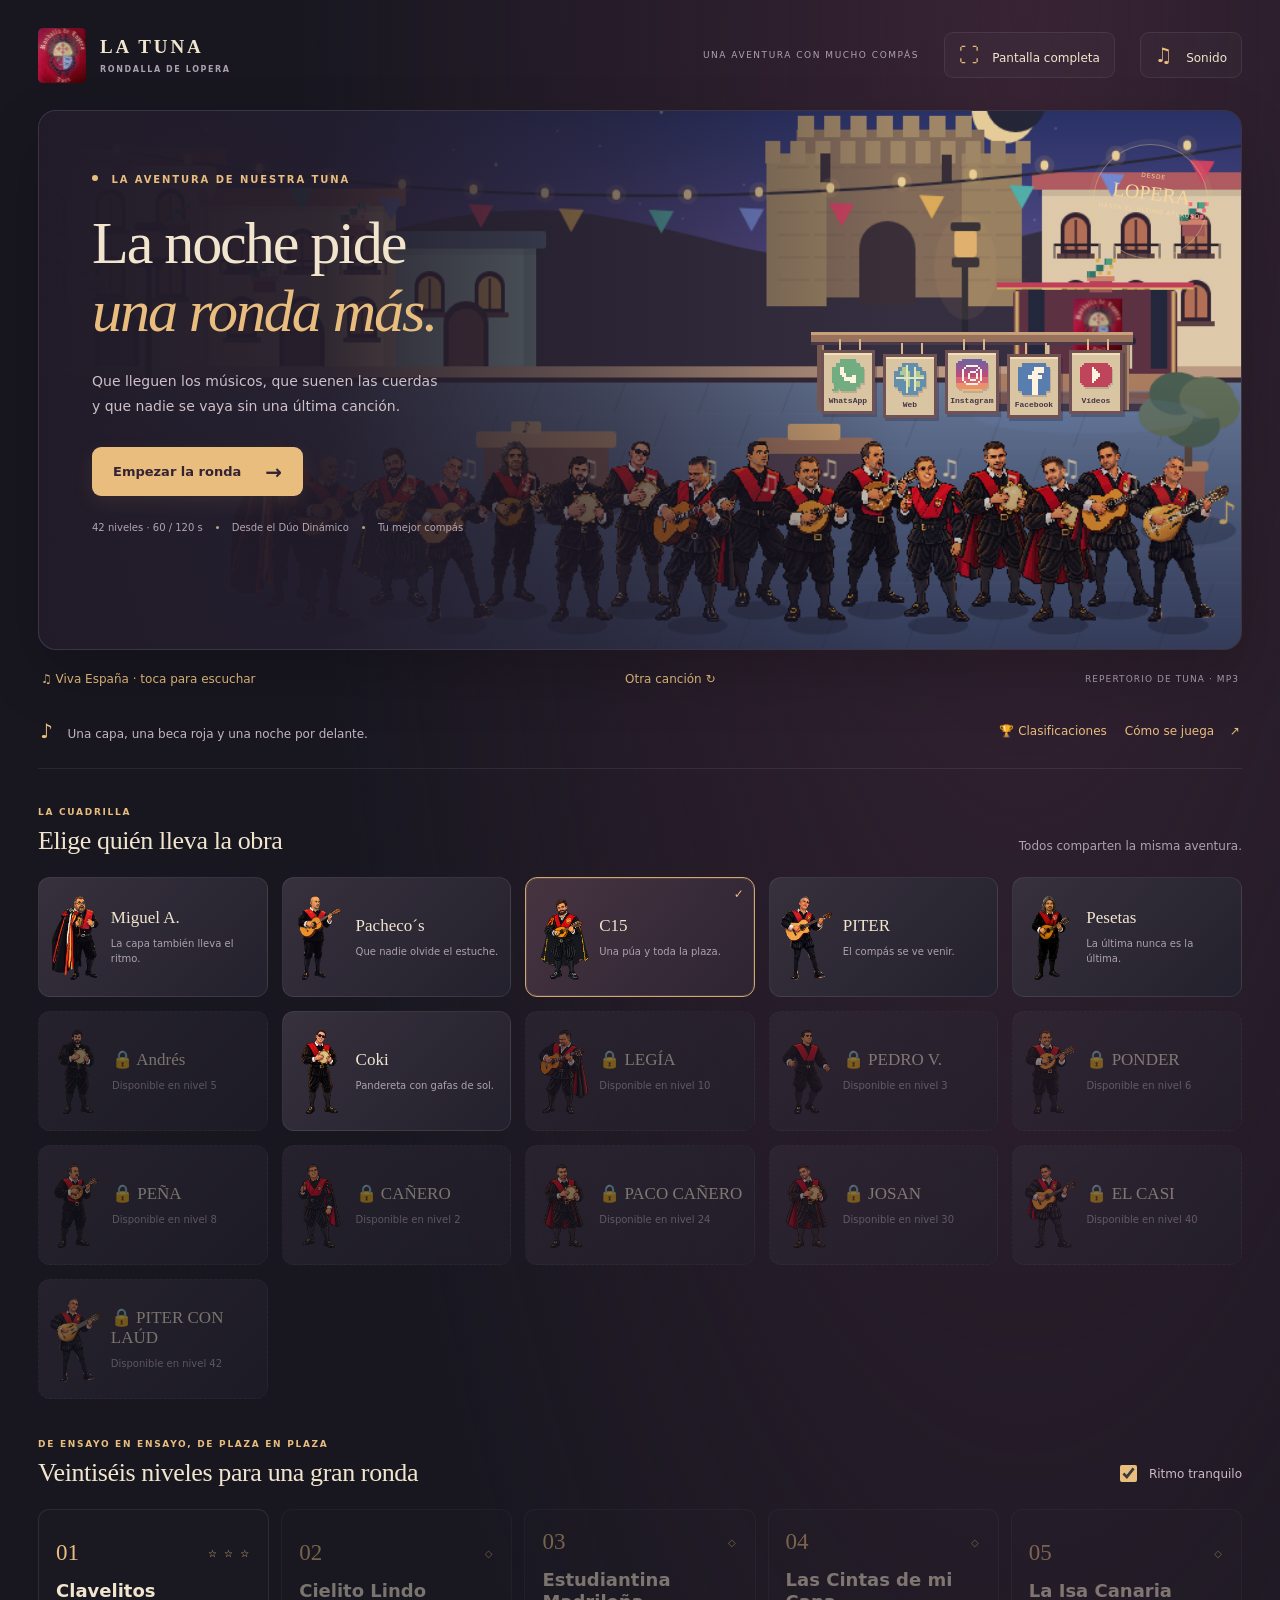
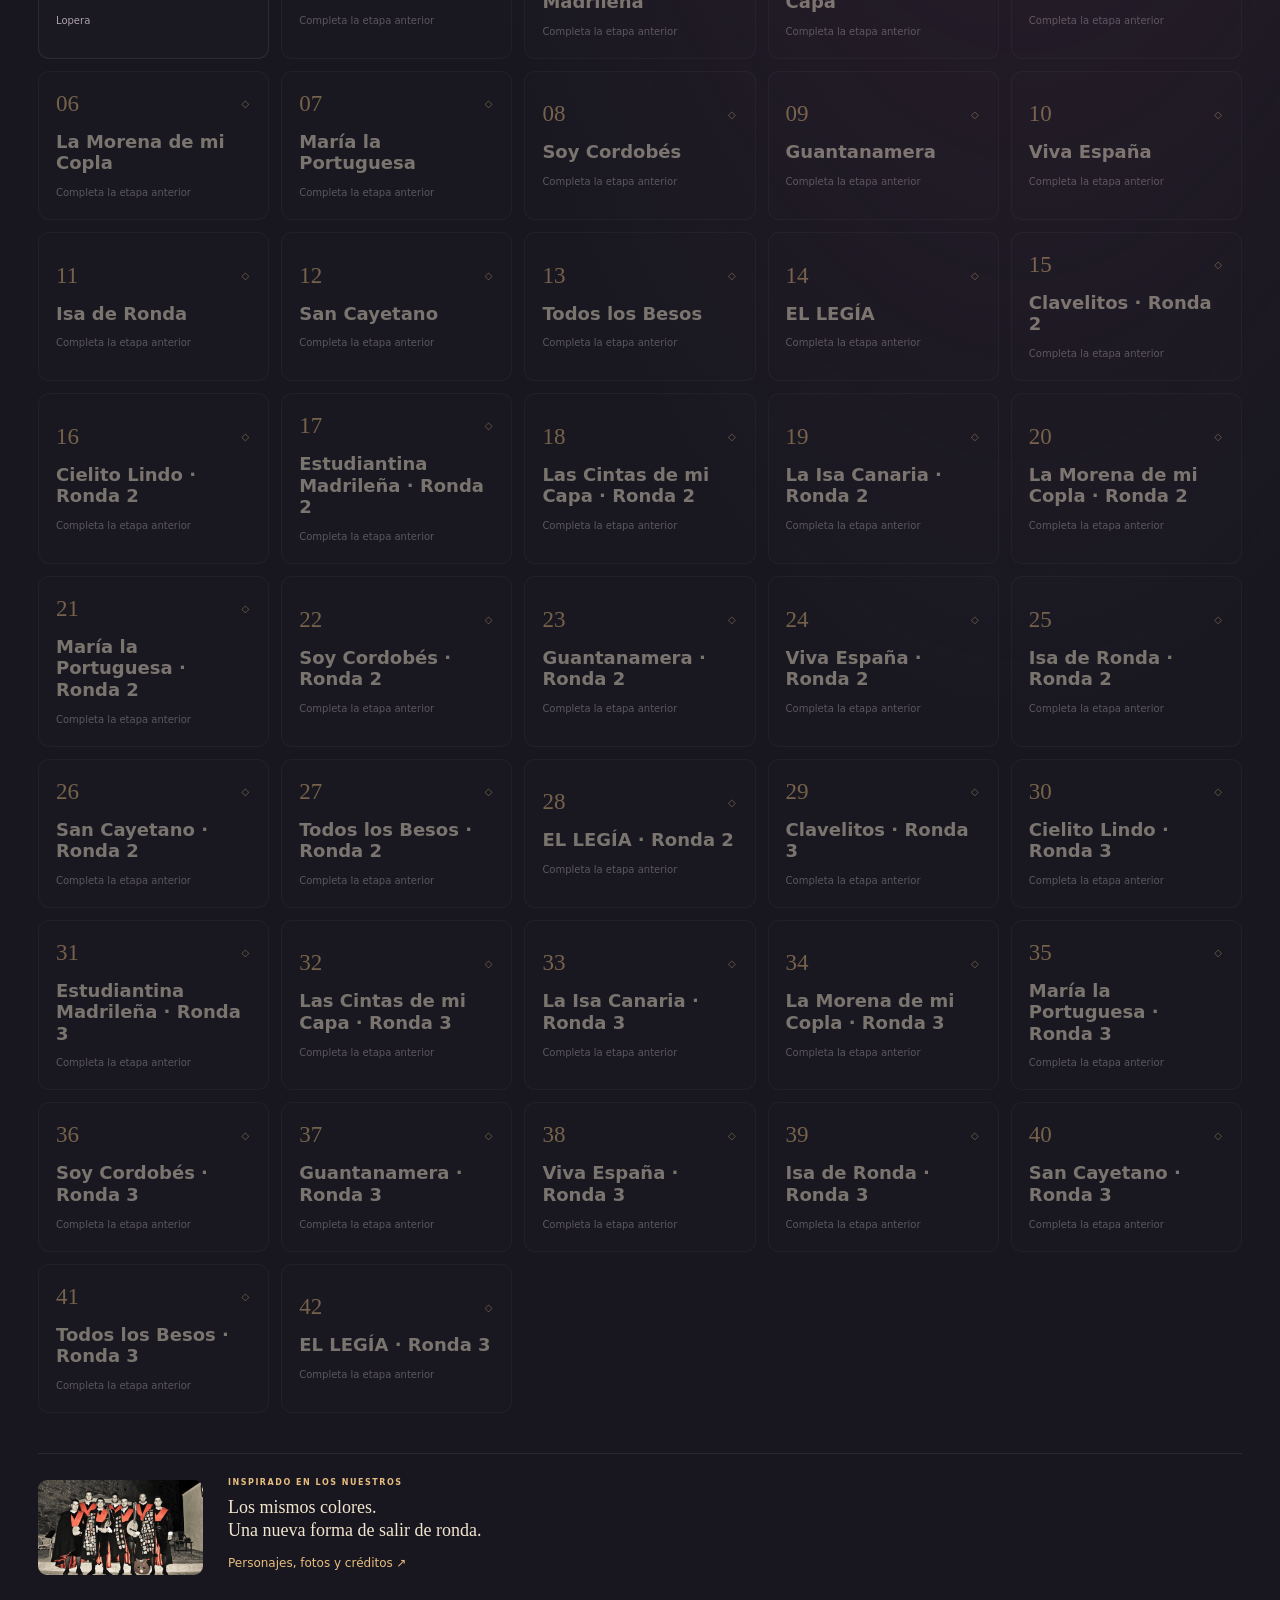
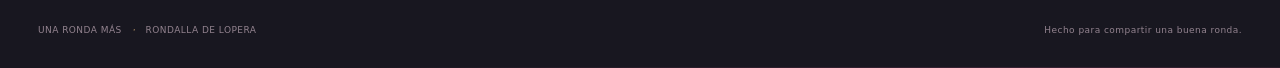
<file: index.html>
<!doctype html>
<html lang="es">
<head>
  <meta charset="UTF-8"><meta name="viewport" content="width=device-width,initial-scale=1,viewport-fit=cover">
  <meta name="theme-color" content="#201b29"><meta name="description" content="Una ronda más: la aventura musical de la Rondalla de Lopera. Prepara al grupo, recorre la plaza y toca a compás.">
  <title>Una ronda más · Rondalla de Lopera</title>
  <link rel="icon" href="assets/ui/escudo.webp"><link rel="stylesheet" href="css/game.css?v=third-round1"><link rel="stylesheet" href="css/promotion.css?v=20261011-home-links1">
</head>
<body>
  <div class="page">
    <header class="masthead">
      <a class="brand" href="#" id="brand" aria-label="Volver al inicio del juego"><img src="assets/ui/escudo.webp" alt="Escudo original de la Rondalla de Lopera"><span>LA TUNA<small>RONDALLA DE LOPERA</small></span></a>
      <div class="header-right"><span class="edition">UNA AVENTURA CON MUCHO COMPÁS</span><button class="icon-button" id="fullscreen" aria-label="Activar pantalla completa" title="Activar pantalla completa">⛶ <span>Pantalla completa</span></button><button class="icon-button" id="settings-open" aria-label="Ajustes de sonido">♫ <span>Sonido</span></button><button class="icon-button" id="pause" hidden aria-label="Pausar partida">Ⅱ <span>Pausa</span></button></div>
    </header>

    <main>
      <section id="home" class="home">
        <div class="hero">
          <canvas id="home-art" class="hero-art" width="960" height="540" aria-label="Ilustración de los músicos de la Rondalla en una plaza iluminada"></canvas>
          <div class="hero-shade"></div>
          <nav id="home-promotion" class="home-promotion" aria-label="Carteles de contacto y redes de Aquí Está la Tuna"></nav>
          <div class="hero-copy"><p class="eyebrow"><span></span> LA AVENTURA DE NUESTRA TUNA</p><h1>La noche pide<br><em>una ronda más.</em></h1><p class="hero-description">Que lleguen los músicos, que suenen las cuerdas<br class="desktop-break"> y que nadie se vaya sin una última canción.</p><button id="play" class="button primary">Empezar la ronda <span>→</span></button><div class="hero-meta"><span id="campaign-meta">Tres vueltas · 60 / 120 s</span><i></i><span>Desde el Dúo Dinámico</span><i></i><span>Tu mejor compás</span></div></div>
          <div class="postmark"><span>DESDE</span><b>LOPERA</b><span>HASTA EL ÚLTIMO APLAUSO</span></div>
        </div>

        <div class="music-strip"><button id="music-now" class="text-button" aria-label="Activar y ver la música actual">♫ Activa la música</button><button id="next-song" class="text-button" aria-label="Cambiar canción del menú">Otra canción ↻</button><span>REPERTORIO DE TUNA · MP3</span></div><div class="below-hero"><p><span class="gold">♪</span> Una capa, una beca roja y una noche por delante.</p><div class="below-actions"><button id="rankings-open" class="text-button">🏆 Clasificaciones</button><button id="how-open" class="text-button">Cómo se juega <span>↗</span></button></div></div>
        <section class="cast-section"><div class="section-heading"><div><p class="eyebrow">LA CUADRILLA</p><h2>Elige quién lleva la obra</h2></div><span class="muted">Todos comparten la misma aventura.</span></div><div id="characters" class="characters"></div></section>
        <section class="route-section"><div class="section-heading"><div><p class="eyebrow">DE ENSAYO EN ENSAYO, DE PLAZA EN PLAZA</p><h2>Veintiséis niveles para una gran ronda</h2></div><label class="difficulty"><input id="easy" type="checkbox" checked> Ritmo tranquilo</label></div><div id="levels" class="levels"></div></section>
        <div class="photo-footer"><img src="assets/referencias/grupo.webp" alt="Fotografía original de los músicos de la Tuna"><div><p class="eyebrow">INSPIRADO EN LOS NUESTROS</p><p>Los mismos colores.<br>Una nueva forma de salir de ronda.</p><button id="credits-open" class="text-button">Personajes, fotos y créditos ↗</button></div></div>
      </section>

      <section id="play-area" class="play-area" hidden aria-label="Partida">
        <div class="hud"><div class="hud-title"><span id="level-number" class="level-number">01</span><div><p id="place">Lopera · El ensayo</p><h2 id="level-title">Que no falte una cuerda</h2></div></div><div class="hud-stats"><div><small>PUNTOS</small><b id="score">0</b></div><div class="health-stat"><small id="health-label">ÁNIMO</small><div class="health-track"><span id="health-fill"></span></div></div><div><small id="timer-label">TIEMPO</small><b id="timer">1:45</b></div></div></div>
        <div class="game-viewport"><canvas id="game" width="960" height="540" tabindex="0" aria-label="Plaza de juego. Usa WASD o flechas para moverte, espacio para recoger. En actuaciones pulsa la dirección de cada nota."></canvas><div id="beacons" class="beacons" aria-label="Objetivos de la plaza"></div></div>
        <div class="objective-bar"><span class="objective-dot"></span><p id="objective">Recoge los instrumentos</p><b id="progress">0 / 3</b></div>
        <div id="rhythm-controls" hidden><p id="next-note" class="note-hint">Prepárate para tocar…</p><div class="rhythm-controls" aria-label="Controles musicales"><button data-lane="0" aria-label="Nota izquierda">←<small>A</small></button><button data-lane="1" aria-label="Nota abajo">↓<small>S</small></button><button data-lane="2" aria-label="Nota arriba">↑<small>W</small></button><button data-lane="3" aria-label="Nota derecha">→<small>D</small></button></div></div>
        <div id="explore-controls" class="explore-controls"><div class="dpad" aria-label="Controles de movimiento"><button data-direction="up" aria-label="Mover arriba">↑</button><button data-direction="left" aria-label="Mover izquierda">←</button><button data-direction="down" aria-label="Mover abajo">↓</button><button data-direction="right" aria-label="Mover derecha">→</button></div><p class="controls-tip"><kbd>WASD</kbd> / <kbd>← ↑ ↓ →</kbd> moverse <span>·</span> <kbd>Espacio</kbd> recoger o tocar<br>También puedes tocar un objeto para ir hasta él.</p><button id="interact" class="button action">Recoger / tocar <span>✦</span></button></div>
      </section>
      <aside id="scene-promotion" class="scene-promotion" aria-label="Carteles de Aquí Está la Tuna en el decorado" hidden></aside>
    </main>
    <footer class="footer"><span>UNA RONDA MÁS <i>·</i> RONDALLA DE LOPERA</span><span>Hecho para compartir una buena ronda.</span></footer>
  </div>

  <dialog id="modal"><div id="modal-content"></div></dialog>
  <dialog id="settings"><div class="dialog-head"><p class="eyebrow">A TU GUSTO</p><button class="close" data-close="settings" aria-label="Cerrar ajustes">×</button></div><h2>El sonido de la ronda</h2><p class="muted">La música se activa al empezar. Puedes tocar también en silencio.</p><label class="setting-row">Música MP3 <input id="music" type="checkbox" checked></label><label class="setting-row">Efectos de juego <input id="effects" type="checkbox" checked></label><label class="volume-row">Volumen <input id="volume" type="range" min="0" max="100" value="45"><output id="volume-value">45%</output></label><button class="button primary full" id="test-sound">Probar sonido ♪</button><p id="audio-status" class="small muted"></p><p id="storage-status" class="small muted"></p></dialog>
  <div id="live-status" class="sr-only" role="status" aria-live="polite"></div>
  <noscript><div class="noscript">Activa JavaScript en tu navegador para jugar a Una ronda más.</div></noscript>
  <script src="src/songs.js?v=4"></script><script src="src/midi.js?v=4"></script>
  <script src="src/charts/clavelitos.js?v=third-round1"></script><script src="src/charts/cielito-lindo.js?v=third-round1"></script><script src="src/charts/estudiantina-madrilena.js?v=third-round1"></script><script src="src/charts/cintas-capa.js?v=third-round1"></script><script src="src/charts/isa-canaria.js?v=third-round1"></script><script src="src/charts/morena-copla.js?v=third-round1"></script><script src="src/charts/maria-portuguesa.js?v=third-round1"></script><script src="src/charts/soy-cordobes.js?v=third-round1"></script><script src="src/charts/guantanamera.js?v=third-round1"></script><script src="src/charts/viva-espana.js?v=third-round1"></script><script src="src/charts/isa-de-ronda.js?v=third-round1"></script><script src="src/charts/san-cayetano.js?v=third-round1"></script><script src="src/charts/todos-los-besos.js?v=third-round1"></script>
  <script src="src/charts/el-legia.js?v=third-round1"></script><script src="src/recordings.js?v=third-round1"></script><script src="src/ambient-recordings.js?v=third-round1"></script><script src="src/data.js?v=20261012-piter-variants1"></script><script src="src/rankings-config.js?v=ranking1"></script><script src="src/leaderboards.js?v=third-round1"></script><script src="src/engine.js?v=third-round1"></script><script src="src/audio.js?v=third-round1"></script><script src="src/event-scenes.js?v=20261009-procession1"></script><script src="src/promotion.js?v=20261011-home-links1"></script><script src="src/art.js?v=20261011-flex-party1"></script><script src="src/game.js?v=20261012-piter-variants1"></script>
</body>
</html>
</file>
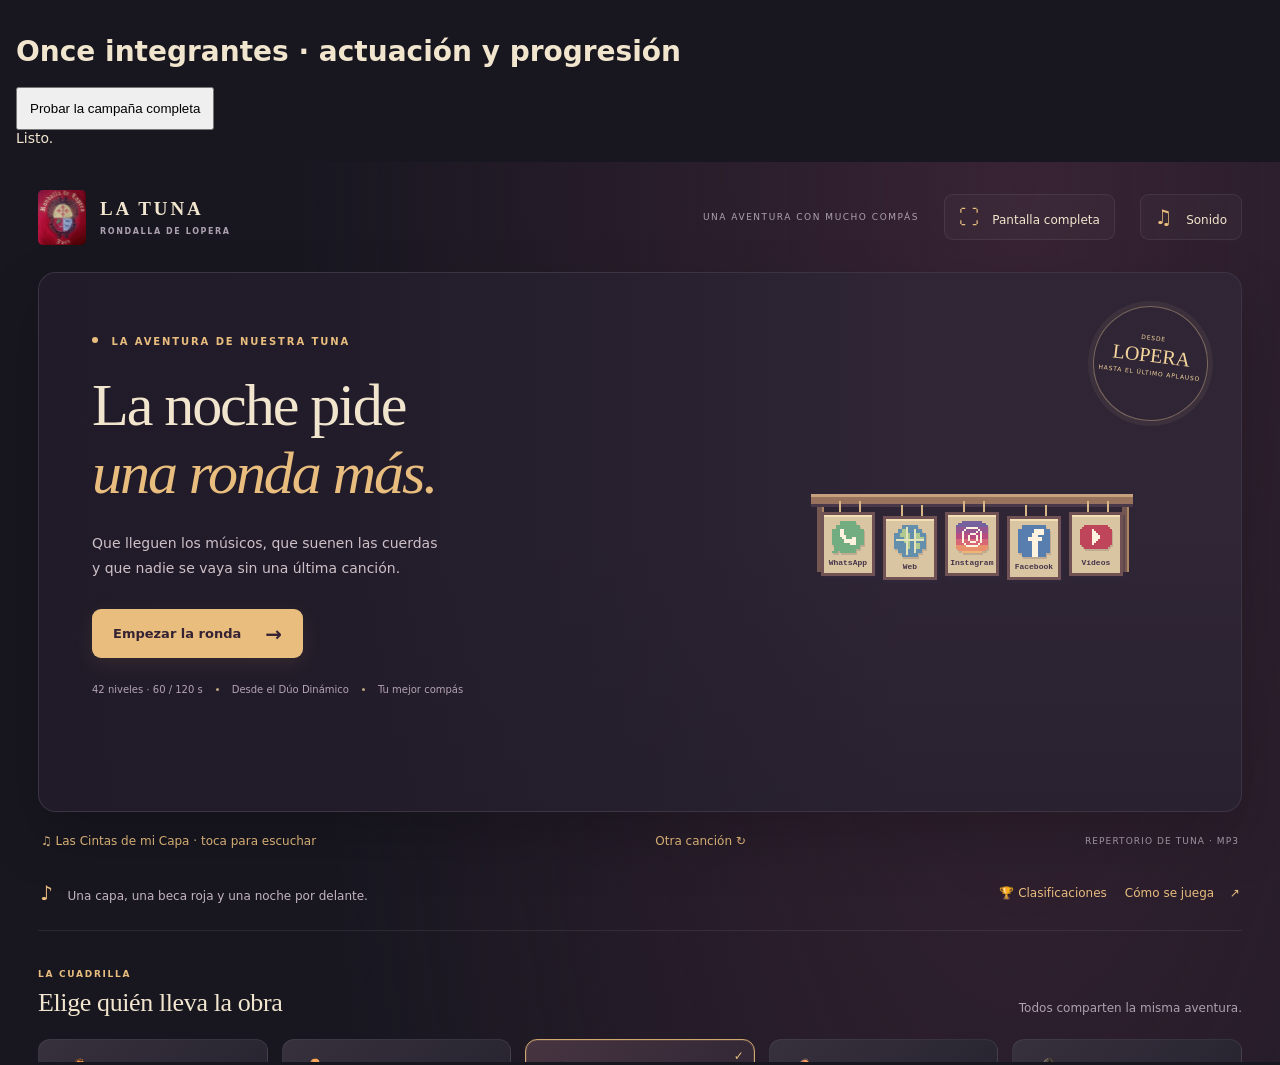
<file: tests/ampliacion-browser.html>
<!doctype html><html lang="es"><meta charset="utf-8"><meta name="viewport" content="width=device-width,initial-scale=1"><title>Once integrantes · pruebas de integración</title>
<style>body{margin:0;background:#181720;color:#f1e5ce;font:14px system-ui}header{padding:16px}button{padding:12px}iframe{width:100%;height:900px;border:0}#results{white-space:pre-wrap;max-height:220px;overflow:auto}#captures img{width:min(960px,100%);display:block;margin:14px auto}#captures p{margin:14px}</style>
<header><h1>Once integrantes · actuación y progresión</h1><button id="run" disabled>Probar la campaña completa</button><div id="results">Cargando…</div></header><iframe id="app" src="../index.html?v=20261008-once1#qa" allow="autoplay" title="Juego real con guardado aislado"></iframe><section id="captures"></section>
<script>
const frame=document.getElementById('app'),output=document.getElementById('results'),run=document.getElementById('run');
let lines=[],passed=0;window.testResult=null;window.captures={};
frame.onload=()=>{run.disabled=false;output.textContent='Listo.';};
const check=(name,okay)=>{if(!okay)throw Error(name);passed++;lines.push('PASS '+name);output.textContent=lines.join('\n');};
run.onclick=async()=>{run.disabled=true;try{
 const w=frame.contentWindow,d=w.document,qa=w.TunaQA,g=qa.game,D=w.TunaData,E=w.TunaEngine;await qa.musicReady;
 await Promise.all(D.characters.flatMap(c=>[new Promise(r=>{let i=new w.Image();i.onload=r;i.onerror=()=>r();i.src=D.characterAsset(c);}),new Promise(r=>{let i=new w.Image();i.onload=r;i.onerror=()=>r();i.src=D.characterAsset(c,true);})]));
 const click=selector=>{const el=d.querySelector(selector);if(!el)throw Error('Falta '+selector);el.click();};
 const step=(seconds,input)=>{for(let t=0;t<seconds;t+=.01)qa.step(Math.min(.01,seconds-t),input);};
 const capture=(name,canvas=d.getElementById('game'))=>{window.captures[name]=canvas.toDataURL();const p=document.createElement('p'),img=document.createElement('img');p.textContent=name;img.src=window.captures[name];document.getElementById('captures').append(p,img);};
 const keys=lane=>{d.getElementById('game').focus();const code=D.codes[lane];d.dispatchEvent(new w.KeyboardEvent('keydown',{code,bubbles:true}));d.dispatchEvent(new w.KeyboardEvent('keyup',{code,bubbles:true}));};
 check('Catálogo de once en el menú',d.querySelectorAll('[data-character]').length===11);
 check('Cinco bloqueados iniciales',d.querySelectorAll('[data-character]:disabled').length===5);
 check('Once atlas reales cargados',D.characters.every(c=>qa.art.images[c.id+'-atlas']?.naturalWidth===192*(c.animationColumns||4)));
 const castCanvas=d.createElement('canvas');castCanvas.width=960;castCanvas.height=540;const castArt=new w.TunaArt(castCanvas);castArt.images=qa.art.images;castArt.time=1;castArt.background('plaza');D.characters.forEach((c,i)=>{castArt.character(c.id,45+i*87,434,.85,'playing',1,2);castArt.text(c.name,45+i*87,463,10);});capture('once-personajes-juntos',castCanvas);
 click('#play');click('[data-action="choose-group"]');
 check('Once fichas y 0/5',d.querySelectorAll('[data-character-pick]').length===11&&d.querySelector('.party-picker h3').textContent==='TUNA: 0/5');
 for(const id of ['pedro-v','ponder','pena','andres','legia']){check('Bloqueado '+id,d.querySelector(`[data-character-pick="${id}"]`).disabled);click(`[data-character-pick="${id}"]`);check('No cuenta '+id,g.performance.selectedCharacters.length===0);}
 const available=g.performance.allowedCharacters;available.slice(0,4).forEach(id=>click(`[data-character-pick="${id}"]`));check('Con cuatro no comienza',d.querySelector('[data-action="begin"]').disabled&&!g.begin());click(`[data-character-pick="${available[4]}"]`);check('Con cinco comienza',!d.querySelector('[data-action="begin"]').disabled);if(available[5])click(`[data-character-pick="${available[5]}"]`);check('No entra un sexto',g.performance.selectedCharacters.length===5);
 click('[data-action="begin"]');qa.step(.1,{x:1,y:0});check('Movimiento intacto',g.player.x>105);click('#pause');const before=g.clock;step(2);check('Pausa congela reloj',g.clock===before&&g.phase==='paused');click('[data-action="resume"]');
 g.health=0;qa.step(.01);check('Perder no concede desbloqueos',g.phase==='defeat'&&qa.save.characterUnlocks.length===0);click('[data-action="retry"]');check('Repetir conserva encargo y grupo',g.performance.selectedCharacters.length===5);
 await qa.audio.unlock();check('Contexto de audio real',qa.audio.ctx?.state==='running'||qa.audio.available===false);qa.save.music=false;qa.save.effects=false;qa.audio.stop();
 const expected={1:'pedro-v',3:'andres',4:'ponder',6:'pena',8:'legia'};const rewardIds=[];
 for(let level=0;level<20;level++){
  click('[data-action="choose-group"]');const act=g.performance,identity=[act.locationId,act.eventId,act.song,act.levelId].join('|');
  // From stage three Pedro is a real selected component, including transport.
  if(level>=2&&g.performance.allowedCharacters.includes('pedro-v')&&!g.performance.selectedCharacters.includes('pedro-v'))click('[data-character-pick="pedro-v"]');
  for(const id of g.performance.allowedCharacters){if(g.performance.selectedCharacters.length===5)break;if(!g.performance.selectedCharacters.includes(id))click(`[data-character-pick="${id}"]`);}
  const ids=[...act.selectedCharacters];click('[data-action="begin"]');check('Etapa '+(level+1)+' · cinco y preparación de 30 s',g.phase==='playing'&&ids.length===5&&g.remaining===30&&ids.includes(g.collectorCharacter));
  if(level===2)check('Pedro sin instrumento ficticio',D.characters.find(c=>c.id==='pedro-v').instrument===null&&g.items.every(i=>!['pedro-v','bailarin'].includes(i.type)));
  for(const item of g.items){click(`[data-target="${item.id}"]`);let guard=0;while(g.target!==null&&g.phase==='playing'&&guard++<3000)qa.step(.01);check('Etapa '+(level+1)+' · recogida '+item.id,item.collected);}
  click('[data-target="stage"]');let guard=0;while(g.mode!=='rhythm'&&g.phase==='playing'&&guard++<3000)qa.step(.01);
  check('Etapa '+(level+1)+' · música y notas hasta 40 s',g.mode==='rhythm'&&g.duration===40&&qa.audio.track.id===act.song&&g.notes.some(n=>n.at>38));
  if(level===2){capture('pedro-actuacion');const frames=[];const original=qa.art.ctx.drawImage;qa.art.ctx.drawImage=function(image,...args){if(image===qa.art.images['pedro-v-atlas'])frames.push(args[0]);return original.call(this,image,...args);};for(let beat=0;beat<4;beat+=.5)qa.art.character('pedro-v',82,266,.9,'playing',1,beat);qa.art.ctx.drawImage=original;check('Ocho poses de baile sincronizadas al pulso',new Set(frames).size===8);}
  for(const note of g.notes){step(Math.max(0,note.at-g.clock));keys(note.lane);qa.step(0);}step(Math.max(0,g.duration-g.clock)+.1);
  check('Etapa '+(level+1)+' · resultado y aciertos',g.phase===(level===19?'victory':'result')&&g.hits===g.notes.length&&qa.save.stars[level]===3);
  check('Etapa '+(level+1)+' · identidad y grupo intactos',g.performance===act&&identity===[act.locationId,act.eventId,act.song,act.levelId].join('|')&&ids.join()===act.selectedCharacters.join());
  if(expected[level]){const id=expected[level];check('Tarjeta de recompensa '+id,d.querySelector('[data-action="reward-continue"]')&&d.querySelector('.reward-sprite').style.backgroundImage.includes(id));rewardIds.push(id);check('Recompensa pendiente antes de confirmar',E.pendingCharacterRewards(E.readSave(qa.storage)).some(c=>c.id===id));click('[data-action="reward-continue"]');check('Recompensa reconocida y no duplicada',!E.pendingCharacterRewards(E.readSave(qa.storage)).some(c=>c.id===id));}
  check('Resultados muestran los mismos cinco',d.querySelectorAll('.result-cast>div').length===5);
  if(level<19){click('[data-action="next"]');check('Nuevo encargo limpio '+(level+2),g.performance!==act&&g.performance.selectedCharacters.length===0);}
 }
 check('Cinco recompensas en el orden correcto',rewardIds.join()==='pedro-v,andres,ponder,pena,legia');
 const reloaded=E.readSave(qa.storage);check('Guardado conserva avance y recompensas',reloaded.unlocked===19&&reloaded.characterUnlocks.length===5&&reloaded.characterRewardsSeen.length===5);
 // A charity act validates both level and event restrictions with all unlocked.
 let guard=0;do{qa.start(0);}while(g.performance.eventId!=='evento-benefico'&&guard++<300);click('[data-action="choose-group"]');
 check('Benéfico bloquea Pacheco con texto exacto',d.querySelector('[data-character-pick="guitarra"]').disabled&&d.querySelector('[data-character-pick="guitarra"] small').textContent==='Pone una escusa para no actuar');
 for(const id of ['pedro-v','pena','ponder','andres','legia'])click(`[data-character-pick="${id}"]`);check('Nuevos y antiguos disponibles en benéfico',g.selectionStatus().valid);
 g.performance.selectedCharacters=['guitarra','pena','ponder','andres','legia'];g.performance.allowedCharacters=D.characters.map(c=>c.id);check('No hay bypass con Pacheco ni disponibilidad manipulada',!g.begin());
 g.performance.selectedCharacters=['pedro-v','pena','ponder','andres','legia'];click('[data-action="begin"]');capture('grupo-nuevo-preparacion');
 const old={version:2,unlocked:12,best:Array(20).fill(999),stars:Array.from({length:20},(_,i)=>i<12?2:0),volume:.28};const migrated=E.readSave({getItem:()=>JSON.stringify(old)});check('Partida anterior desbloquea cinco sin perder marcas',migrated.characterUnlocks.length===5&&migrated.best[11]===999&&migrated.unlocked===12&&migrated.volume===.28);
 qa.audio.stop();window.testResult={passed,failed:0,lines};output.textContent+=`\n${passed} comprobaciones correctas.`;
 }catch(error){window.testResult={passed,failed:1,error:error.stack,lines};output.textContent+='\nFAIL '+error.stack;console.error(error);}};
</script></html>
</file>
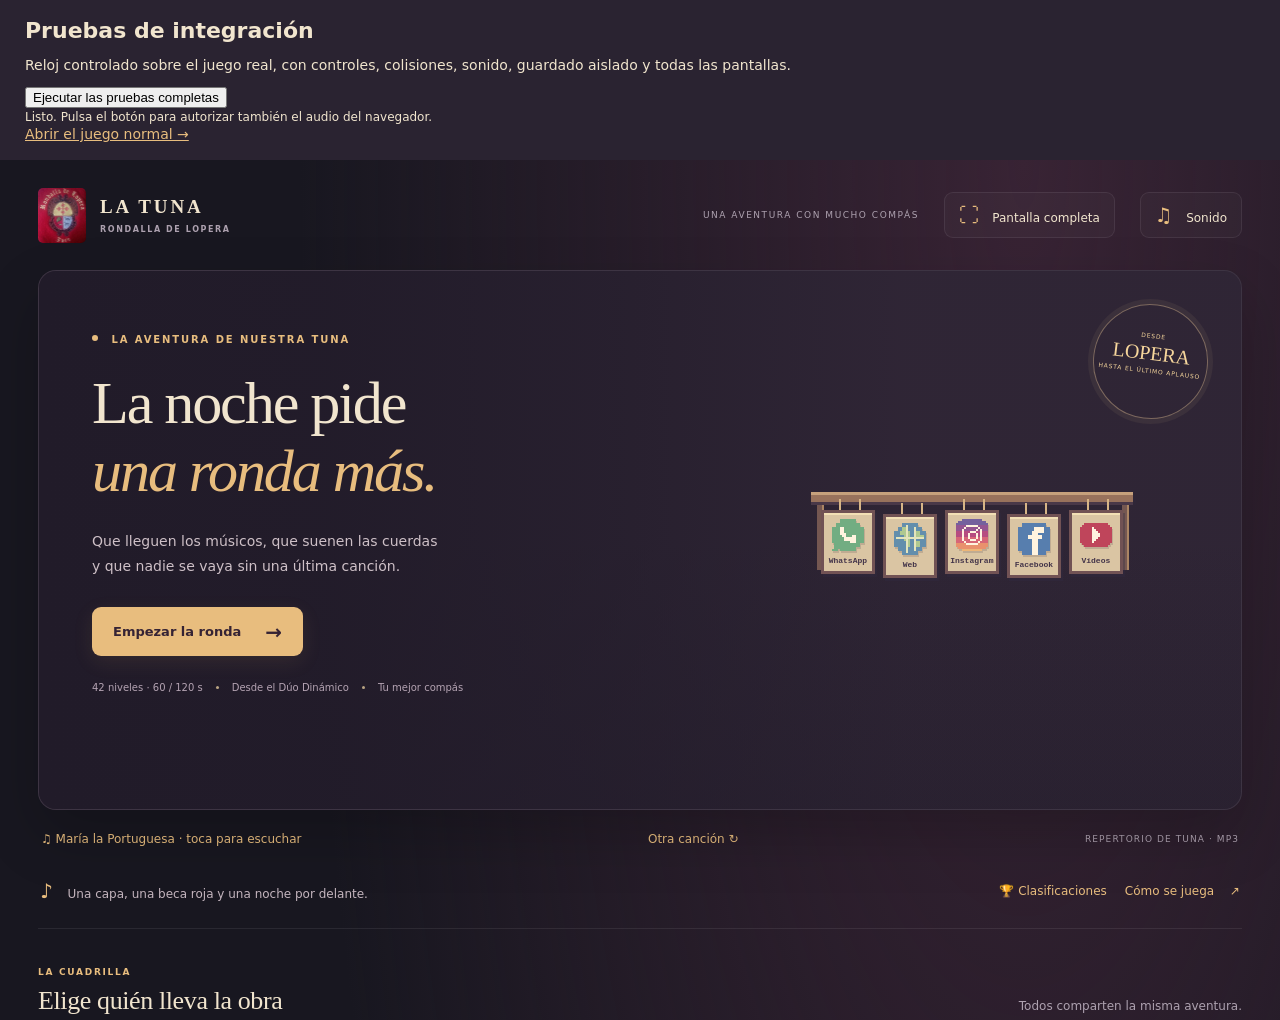
<file: tests/browser-integration.html>
<!doctype html><html lang="es"><meta charset="utf-8"><meta name="viewport" content="width=device-width,initial-scale=1"><link rel="icon" href="data:,"><title>Pruebas de integración · Una ronda más</title>
<style>body{margin:0;background:#181720;color:#f1e5ce;font:14px system-ui}header{padding:18px 25px;background:#2a2331}h1{font-size:22px;margin:0 0 8px}#results{white-space:pre-wrap;font-size:12px;max-height:210px;overflow:auto;line-height:1.5}iframe{display:block;border:0;width:100%;height:860px}a{color:#e8bd7e}</style>
<header><h1>Pruebas de integración</h1><p>Reloj controlado sobre el juego real, con controles, colisiones, sonido, guardado aislado y todas las pantallas.</p><button id="run" disabled>Ejecutar las pruebas completas</button><div id="results" role="status">Cargando…</div><a href="../index.html">Abrir el juego normal →</a></header><iframe id="app" src="../index.html?v=6#qa" title="Juego durante la prueba de integración" allow="autoplay"></iframe>
<script>
'use strict';
const iframe=document.getElementById('app'),output=document.getElementById('results');let passed=0,failures=0,lines=[];
function check(name,condition){if(condition){passed++;lines.push('PASS · '+name);}else{failures++;lines.push('FAIL · '+name);}output.textContent=lines.join('\n');}
iframe.addEventListener('load',()=>{document.getElementById('run').disabled=false;output.textContent='Listo. Pulsa el botón para autorizar también el audio del navegador.';});
document.getElementById('run').addEventListener('click',async()=>{
 document.getElementById('run').disabled=true;
 try{
  const w=iframe.contentWindow,d=w.document,qa=w.TunaQA,g=qa.game;await qa.musicReady;
  const step=(n,input)=>{for(let t=0;t<n;t+=.01){const dt=Math.min(.01,n-t);qa.step(dt,input,g.recording?g.clock+dt:null);}};
  const click=selector=>d.querySelector(selector).click();
  const chooseGroup=()=>{let guard=0;while(g.performance.selectedCharacters.length<5&&guard++<8){const next=[...d.querySelectorAll('[data-character-pick]:not(:disabled)')].find(button=>button.getAttribute('aria-pressed')!=='true');if(!next)break;next.click();}return g.performance.selectedCharacters.length===5;};
  const key=(code,keyValue)=>{d.getElementById('game').focus();d.dispatchEvent(new w.KeyboardEvent('keydown',{code,key:keyValue||code,bubbles:true}));};
  const release=code=>d.dispatchEvent(new w.KeyboardEvent('keyup',{code,bubbles:true}));
  output.textContent='';
  check('Carga inicial',!d.getElementById('home').hidden&&d.querySelectorAll('.character-card').length===11);
  click('#rankings-open');for(let wait=0;wait<80&&d.querySelector('#ranking-table')?.textContent.includes('Cargando');wait++)await new Promise(resolve=>setTimeout(resolve,25));check('Clasificación pública carga sin cuenta y sin resultados de prueba',d.querySelector('#ranking-table')?.textContent.includes('0 resultados'));click('[data-action="close"]');
  click('[data-character="laud"]');check('Selección de personaje canónico',qa.save.character==='laud');
  const initialSong=qa.audio.ambientConfig.id;click('#next-song');check('Menú cambia canción MP3 sin repetición',qa.audio.ambientConfig.id!==initialSong);click('[data-level="0"]');check('Empezar partida abre instrucciones',g.phase==='brief'&&d.getElementById('modal').open);
 click('[data-action="choose-group"]');check('La introducción pasa a selección de grupo',d.querySelector('.party-picker h3')?.textContent==='TUNA: 0/5'&&d.querySelector('[data-action="begin"]').disabled);check('Selecciona cinco músicos',chooseGroup()&&d.querySelector('.party-picker h3')?.textContent==='TUNA: 5/5');const chosen=[...g.performance.selectedCharacters];click('[data-action="begin"]');check('Inicio de nivel y grupo seleccionado',g.phase==='playing'&&JSON.stringify(g.performance.selectedCharacters)===JSON.stringify(chosen)&&chosen.includes(g.collectorCharacter));
  const before=g.player.x;key('KeyD','d');qa.step(.1,{x:1,y:0});release('KeyD');check('Movimiento de teclado',g.player.x>before);
  g.player={x:330,y:338};step(2,{x:1,y:0});check('Colisión con banco',g.player.x<=339.1);
  click('#settings-open');check('Ajustes pausan sin superponer otro diálogo',g.phase==='paused'&&d.getElementById('settings').open&&!d.getElementById('modal').open);
  click('#music');click('#effects');check('Audio con controles independientes',qa.save.music===false&&qa.save.effects===false);
  click('#music');click('#effects');d.getElementById('volume').value=28;d.getElementById('volume').dispatchEvent(new w.Event('input'));check('Volumen',qa.save.volume===.28);
  click('[data-close="settings"]');await new Promise(r=>setTimeout(r,60));check('Ajustes reanudan la partida',g.phase==='playing');
  key('Escape');check('Escape pausa',g.phase==='paused');const time=g.clock;step(3);check('El tiempo no avanza en pausa',g.clock===time);click('[data-action="resume"]');
  g.health=0;qa.step(.01);check('Derrota y pantalla de reintento',g.phase==='defeat'&&d.querySelector('[data-action="retry"]'));
  click('[data-action="retry"]');check('Reinicio limpia puntuación y objetos',g.phase==='brief'&&g.score===0&&!g.items.some(i=>i.collected));click('[data-action="choose-group"]');check('El grupo se conserva al repetir la actuación',JSON.stringify(g.performance.selectedCharacters)===JSON.stringify(chosen));
  await qa.audio.unlock();check('Audio real inicializado o alternativa silenciosa',qa.audio.ctx?.state==='running'||qa.audio.available===false);
  // Simulated seconds run faster than audible time: mute after checking audio.
  qa.save.music=false;qa.save.effects=false;qa.audio.stop();
  let scoreTotal=0;
  for(let level=0;level<w.TunaData.levels.length;level++){
   if(!d.querySelector('[data-action="begin"]'))click('[data-action="choose-group"]');
   check(`Etapa ${level+1}: se eligen cinco antes de salir`,chooseGroup()&&d.querySelector('[data-action="begin"]').disabled===false);
   const actCast=[...g.performance.selectedCharacters];click('[data-action="begin"]');check(`Etapa ${level+1}: preparación usa personaje del grupo`,actCast.includes(g.collectorCharacter));const pickupLabels=[...d.querySelectorAll('#beacons .beacon:not(.stage)')].map(button=>button.getAttribute('aria-label')||'');check(`Etapa ${level+1}: recogida muestra equipo, no personajes ajenos`,pickupLabels.every(label=>!w.TunaData.characters.some(character=>label.includes(character.name))));
   for(const item of g.items){click(`[data-target="${item.id}"]`);let watchdog=0;while(g.target!==null&&g.phase==='playing'&&watchdog++<3000)qa.step(.01);check(`Etapa ${level+1}: objetivo ${item.id+1} alcanzado`,item.collected);}
   click('[data-target="stage"]');let watchdog=0;while(g.mode!=='rhythm'&&g.phase==='playing'&&watchdog++<3000)qa.step(.01);check(`Etapa ${level+1}: transición musical`,g.mode==='rhythm');let sourceOk;if(g.recording){for(let wait=0;wait<100&&qa.audio.recordingTransport?.status==='loading';wait++)await new Promise(resolve=>setTimeout(resolve,25));sourceOk=qa.audio.track===null&&qa.audio.recordingTransport?.status==='ready'&&qa.audio.recordingTransport.buffer?.duration>=60;}else sourceOk=qa.audio.track?.id===g.config.song;check(`Etapa ${level+1}: fuente musical correcta y teclas progresivas`,sourceOk&&d.querySelectorAll('[data-lane]').length===g.config.laneCount);
   for(const note of g.notes){step(Math.max(0,note.at-g.clock));const code=w.TunaData.codes[note.lane];if(g.recording)g.hit(note.lane);else if(level===2)key('Space',' ');else if(level===3){const b=d.querySelector(`[data-lane="${note.lane}"]`);b.dispatchEvent(new w.PointerEvent('pointerdown',{bubbles:true,pointerId:1}));}else key(code,code);release(code);qa.step(0);}
   step(Math.max(0,g.duration-g.clock)+.1);
   check(`Etapa ${level+1}: canción completa con controles reales`,g.hits===g.notes.length&&g.phase===(level===w.TunaData.levels.length-1?'victory':'result'));
   check(`Etapa ${level+1}: puntuación y estrellas`,g.score>1000&&qa.save.stars[level]===3&&g.total>scoreTotal);scoreTotal=g.total;
   while(d.querySelector('[data-action="reward-continue"]'))click('[data-action="reward-continue"]');
   if(level<w.TunaData.levels.length-1)click('[data-action="next"]');
  }
  check('Victoria final visible',g.phase==='victory'&&d.getElementById('modal-content').textContent.includes('Una ronda para recordar'));
  const restored=w.TunaEngine.readSave(qa.storage);check('Guardado y desbloqueo de los 26 niveles',restored.unlocked===w.TunaData.levels.length-1&&restored.best.every(n=>n>0)&&restored.stars.every(n=>n===3));
  check('Trece MP3 con mapa propio cubren los 26 niveles',w.TunaRecordings.list().length===13&&w.TunaData.levels.length===26&&w.TunaData.levels.every(level=>w.TunaRecordings.get(level.song)));check('Escudo y sprites cargados',Array.from(d.querySelectorAll('#characters img,.brand img')).every(im=>im.complete&&im.naturalWidth>0));check('Los once atlas PNG cargan y se usan en el renderer',w.TunaData.characters.length===11&&w.TunaData.characters.every(c=>qa.art.images[c.id+'-atlas']?.naturalWidth===192*(c.animationColumns||4)));
  // Force a valid random draw for the restricted event and exercise its real UI.
  const D=w.TunaData,previousKey=g.performance.key,pairs=D.locations.flatMap(location=>D.events.map(event=>({location,event}))),available=pairs.filter(pair=>`${pair.location.id}:${pair.event.id}`!==previousKey),benefitIndex=available.findIndex(pair=>pair.event.id==='evento-benefico'),originalRandom=w.Math.random;
  w.Math.random=()=>((benefitIndex+.25)/available.length);qa.start(0);w.Math.random=originalRandom;
  check('Generación aleatoria conserva el evento benéfico',g.performance.eventId==='evento-benefico'&&g.performance.event.name==='Evento benéfico');
  click('[data-action="choose-group"]');const blocked=d.querySelector('[data-character-pick="guitarra"]'),andres=d.querySelector('[data-character-pick="andres"]'),coki=d.querySelector('[data-character-pick="coki"]');
  check('Pacheco aparece bloqueado con el mensaje solicitado',blocked?.disabled&&blocked.textContent.includes('Pone una escusa para no actuar'));
  check('Andrés y Coki siguen disponibles en el evento benéfico',andres&&!andres.disabled&&coki&&!coki.disabled);
  check('Un evento benéfico no permite empezar con menos de cinco',g.performance.selectedCharacters.length===0&&d.querySelector('[data-action="begin"]').disabled);
  check('Se completa el grupo benéfico con cinco personajes permitidos',chooseGroup()&&g.selectionStatus().valid&&g.performance.selectedCharacters.length===5);
  d.querySelector('[data-character-pick="laud"]').click();d.querySelector('[data-character-pick="coki"]').click();check('Andrés y Coki pueden formar parte del grupo',g.performance.selectedCharacters.length===5&&g.performance.selectedCharacters.includes('andres')&&g.performance.selectedCharacters.includes('coki'));
  const benefitCast=[...g.performance.selectedCharacters],sixth=[...d.querySelectorAll('[data-character-pick]:not(:disabled)')].find(button=>button.getAttribute('aria-pressed')!=='true');sixth?.click();
  check('El sexto personaje no entra en el grupo',g.performance.selectedCharacters.length===5&&benefitCast.every(id=>g.performance.selectedCharacters.includes(id)));
  const bypass=['guitarra',...g.performance.allowedCharacters.filter(id=>id!=='guitarra').slice(0,4)];g.performance.selectedCharacters=bypass;
  check('El inicio rechaza Pacheco también si se fuerza en el estado',g.begin()===false&&g.selectionStatus().valid===false);
  g.performance.selectedCharacters=benefitCast;click('[data-action="begin"]');
  check('La actuación benéfica conserva el grupo permitido',g.phase==='playing'&&JSON.stringify(g.performance.selectedCharacters)===JSON.stringify(benefitCast)&&benefitCast.length===5&&!benefitCast.includes('guitarra')&&benefitCast.every(id=>g.performance.allowedCharacters.includes(id)));
  await new Promise(r=>setTimeout(r,300));qa.step(0);
  output.textContent=`${passed} comprobaciones correctas · ${failures} fallos\n`+lines.join('\n');document.body.dataset.passed=passed;document.body.dataset.failed=failures;
 }catch(error){failures++;output.textContent+='\nERROR: '+error.stack;document.body.dataset.failed=failures;console.error(error);}
});
</script></html>
</file>
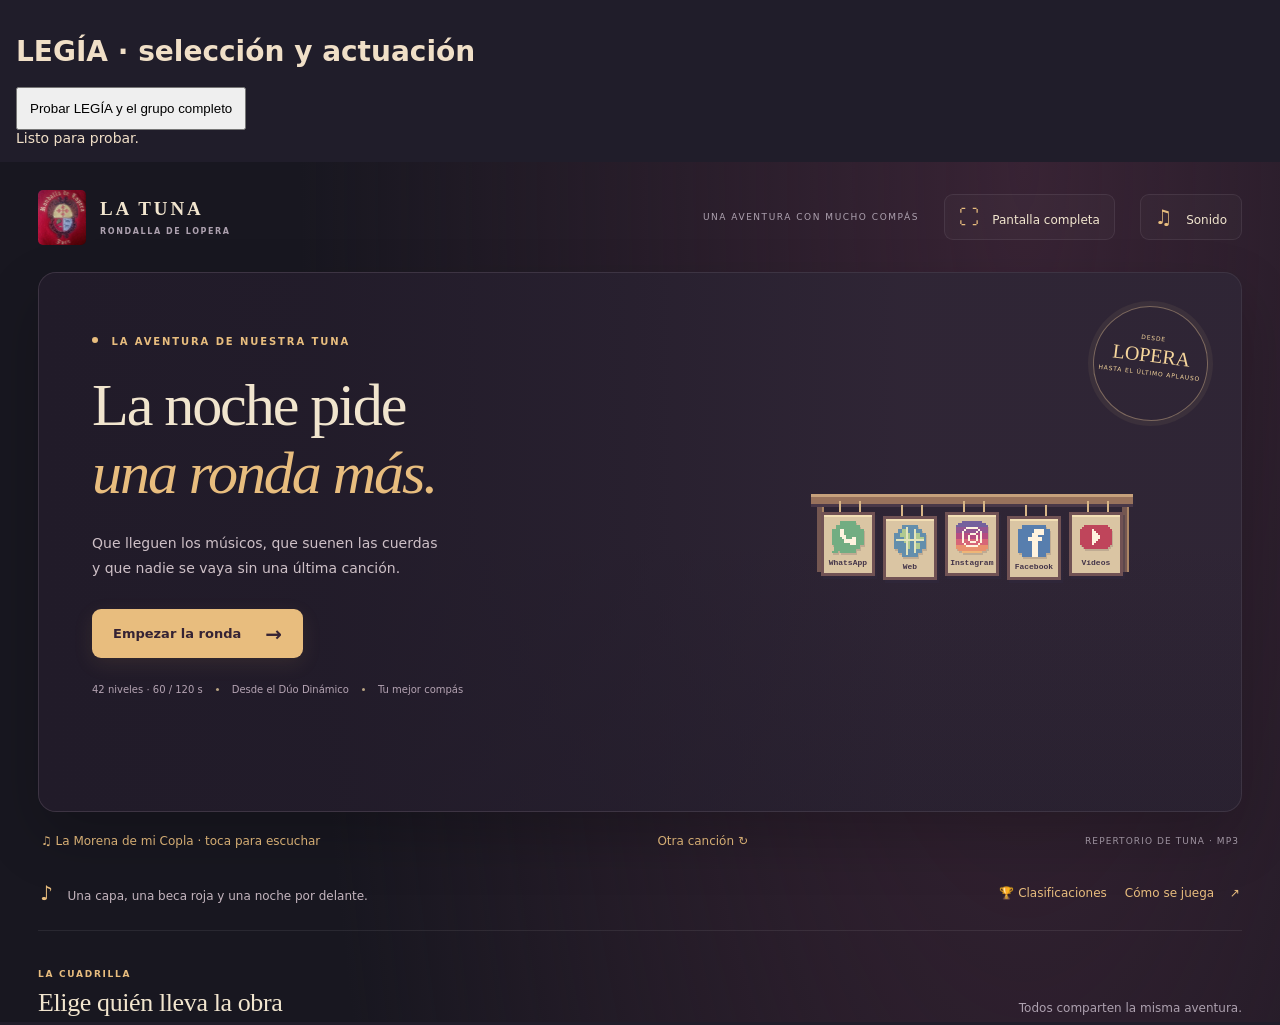
<file: tests/legia-browser.html>
<!doctype html><html lang="es"><meta charset="utf-8"><meta name="viewport" content="width=device-width,initial-scale=1"><title>LEGÍA · pruebas reales</title><style>body{background:#201d2a;color:#f0dfc7;font:14px system-ui;margin:0}header{padding:16px}iframe{border:0;width:100%;height:860px}button{padding:12px}#results{white-space:pre-wrap;max-height:220px;overflow:auto}#captures img{width:min(960px,100%);display:block;margin:16px auto}#captures p{margin:12px}</style><header><h1>LEGÍA · selección y actuación</h1><button id="run" disabled>Probar LEGÍA y el grupo completo</button><div id="results">Cargando…</div></header><iframe id="app" src="../index.html?v=20261008-legia1#qa" title="Juego real con LEGÍA" allow="autoplay"></iframe><section id="captures"></section><script>
const iframe=document.getElementById('app'),run=document.getElementById('run'),output=document.getElementById('results');
iframe.onload=()=>{run.disabled=false;output.textContent='Listo para probar.';};
run.onclick=async()=>{
 run.disabled=true;let passed=0;const lines=[];
 const check=(text,yes)=>{if(!yes)throw Error(text);passed++;lines.push('PASS '+text);};
 try{
  const w=iframe.contentWindow,d=w.document,qa=w.TunaQA,g=qa.game,D=w.TunaData;await qa.musicReady;
  qa.save.music=false;qa.save.effects=false;qa.audio.stop();
  const click=selector=>d.querySelector(selector).click();
  const pick=id=>click(`[data-character-pick="${id}"]`);
  const step=seconds=>{for(let t=0;t<seconds;t+=.01)qa.step(Math.min(.01,seconds-t));};
  const capture=label=>{qa.step(0);const p=document.createElement('p'),im=document.createElement('img');p.textContent=label;im.alt=label;im.src=d.getElementById('game').toDataURL('image/png');document.getElementById('captures').append(p,im);};
  const startEvent=id=>{let guard=0;do{qa.start(0);}while((id==='normal'?g.performance.eventId==='evento-benefico':g.performance.eventId!==id)&&++guard<300);check('Encargo '+id,guard<300);click('[data-action="choose-group"]');};
  check('Ocho personajes en el menú',d.querySelectorAll('[data-character]').length===8);
  check('LEGÍA carga SVG y atlas artístico',qa.art.images.legia?.naturalWidth===192&&qa.art.images['legia-atlas']?.naturalWidth===768);
  check('Los siete atlas anteriores siguen cargando',D.characters.filter(c=>c.id!=='legia').every(c=>qa.art.images[c.id+'-atlas']?.naturalWidth===768));
  const positions=[],originalCharacter=qa.art.character;
  qa.art.character=function(id,x,y,scale,...args){positions.push({id,x,scale});return originalCharacter.call(this,id,x,y,scale,...args);};qa.art.render(null,0);qa.art.character=originalCharacter;
  check('Los ocho músicos caben completos en la portada',positions.length===8&&positions.every(p=>p.x-40*p.scale>=0&&p.x+40*p.scale<=960));
  startEvent('normal');
  check('Ocho fichas y contador 0/5',d.querySelectorAll('[data-character-pick]').length===8&&g.performance.selectedCharacters.length===0);
  check('Instrumento confirmado en la ficha',d.querySelector('[data-character-pick="legia"]').textContent.includes('Guitarra'));
  pick('legia');check('LEGÍA seleccionable y resaltado',g.performance.selectedCharacters.includes('legia')&&d.querySelector('[data-character-pick="legia"]').classList.contains('is-selected'));
  pick('legia');check('LEGÍA se deselecciona',g.performance.selectedCharacters.length===0);pick('legia');
  ['andres','coki','bandurria'].forEach(pick);
  check('Con cuatro el botón está desactivado',d.querySelector('[data-action="begin"]').disabled&&g.begin()===false);
  pick('laud');const cast=[...g.performance.selectedCharacters];
  check('Con cinco se habilita empezar',!d.querySelector('[data-action="begin"]').disabled&&g.selectionStatus().valid);
  pick('pandereta');check('Un sexto no entra',g.performance.selectedCharacters.join()===cast.join());
  const act=g.performance,identity=[act.locationId,act.eventId,act.song];click('[data-action="begin"]');
  check('LEGÍA puede recoger y transportar',g.collectorCharacter==='legia'&&g.mode==='explore'&&g.remaining===30);
  capture('LEGÍA · recogida y grupo elegido');
  for(const item of g.items){click(`[data-target="${item.id}"]`);let guard=0;while(g.target!==null&&g.phase==='playing'&&guard++<3000)qa.step(.01);check('Instrumento recogido '+item.id,item.collected);}
  click('[data-target="stage"]');let guard=0;while(g.mode!=='rhythm'&&g.phase==='playing'&&guard++<3000)qa.step(.01);
  check('Actuación de 40 segundos con los mismos cinco',g.mode==='rhythm'&&g.duration===40&&g.performance===act&&act.selectedCharacters.join()===cast.join());
  capture('LEGÍA · actuación con cuatro compañeros');
  for(const note of g.notes){step(Math.max(0,note.at-g.clock));const code=D.codes[note.lane];d.dispatchEvent(new w.KeyboardEvent('keydown',{code,bubbles:true}));d.dispatchEvent(new w.KeyboardEvent('keyup',{code,bubbles:true}));qa.step(0);}
  step(Math.max(0,g.duration-g.clock)+.01);
  check('Resultado completo con identidad y grupo intactos',g.phase==='result'&&g.performance===act&&JSON.stringify(identity)===JSON.stringify([act.locationId,act.eventId,act.song])&&act.selectedCharacters.join()===cast.join());
  check('Resultado muestra LEGÍA',d.querySelector('.result-cast').textContent.includes('LEGÍA'));capture('LEGÍA · resultado de la actuación');
  startEvent('normal');['pandereta','guitarra','bandurria','guitarra-gafas','laud'].forEach(pick);click('[data-action="begin"]');
  check('Sin seleccionarlo no está en el grupo ni de conductor',!g.performance.selectedCharacters.includes('legia')&&g.collectorCharacter!=='legia');
  startEvent('evento-benefico');
  check('LEGÍA disponible en Evento benéfico',!d.querySelector('[data-character-pick="legia"]').disabled&&g.performance.allowedCharacters.includes('legia'));
  check('Pacheco conserva bloqueo y mensaje exacto',d.querySelector('[data-character-pick="guitarra"]').disabled&&d.querySelector('[data-character-pick="guitarra"]').textContent.includes('Pone una escusa para no actuar'));
  ['legia','andres','coki','bandurria','laud'].forEach(pick);const validCast=[...g.performance.selectedCharacters];
  g.performance.selectedCharacters=['guitarra',...validCast.slice(0,4)];check('Pacheco no puede entrar manipulando el estado',!g.begin());g.performance.selectedCharacters=validCast;click('[data-action="begin"]');
  check('Evento benéfico comienza con LEGÍA y sin Pacheco',g.phase==='playing'&&g.performance.selectedCharacters.includes('legia')&&!g.performance.selectedCharacters.includes('guitarra'));
  output.textContent=passed+' comprobaciones correctas · 0 fallos\n'+lines.join('\n');document.body.dataset.passed=passed;document.body.dataset.failed=0;
 }catch(error){output.textContent=lines.join('\n')+'\nFAIL '+error.stack;document.body.dataset.failed=1;console.error(error);}
};
</script></html>
</file>
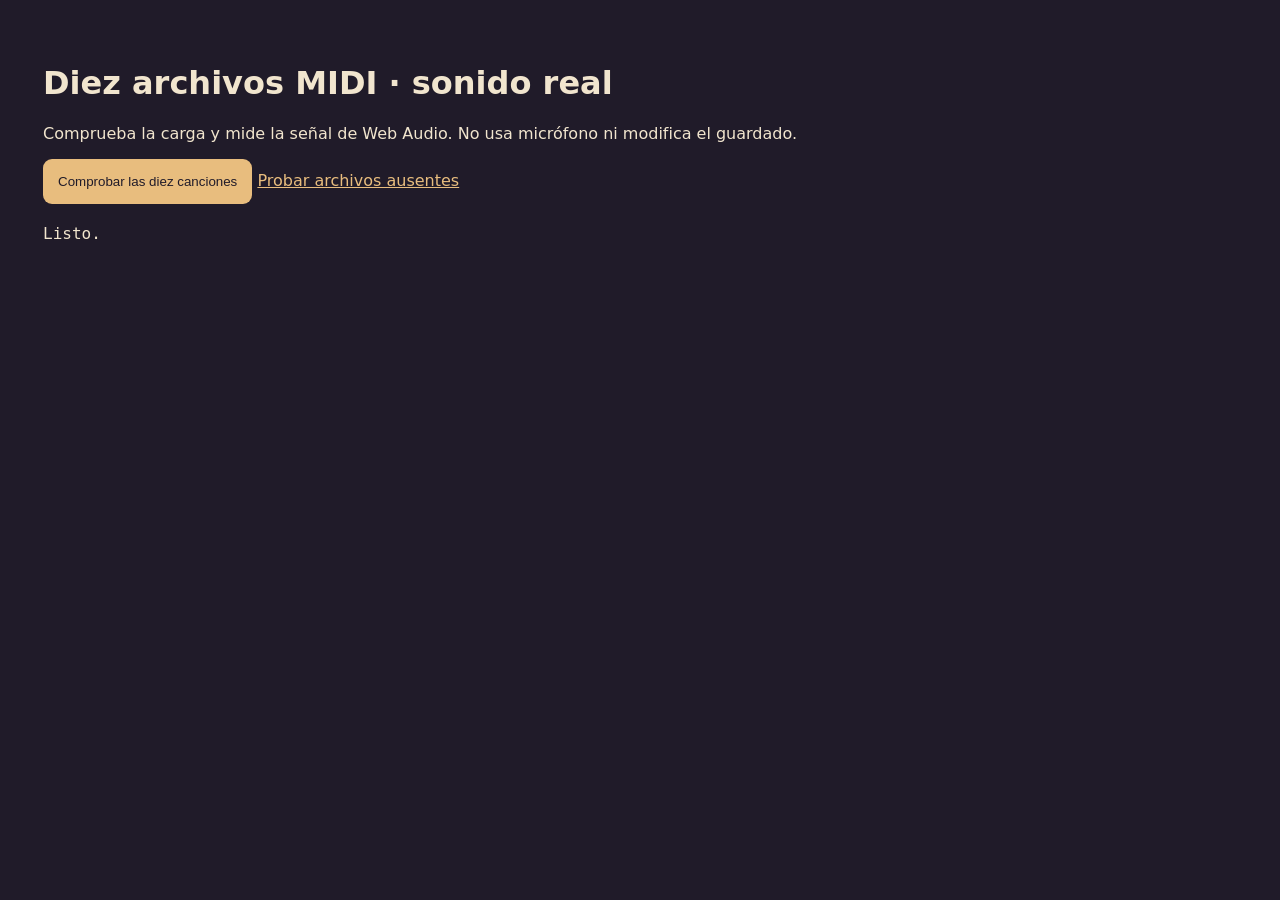
<file: tests/music-browser.html>
<!doctype html><html lang="es"><meta charset="utf-8"><meta name="viewport" content="width=device-width,initial-scale=1"><title>Auditoría MIDI y sonido real</title><style>body{background:#201b29;color:#f1e5ce;font:16px system-ui;padding:35px}button{padding:15px;border:0;border-radius:9px;background:#e8bd7e;color:#201b29}pre{line-height:1.7;white-space:pre-wrap}a{color:#e8bd7e}</style>
<h1>Diez archivos MIDI · sonido real</h1><p>Comprueba la carga y mide la señal de Web Audio. No usa micrófono ni modifica el guardado.</p><button id="run">Comprobar las diez canciones</button> <a href="?fallback=1">Probar archivos ausentes</a><pre id="results" role="status">Listo.</pre>
<script src="../src/songs.js?v=2"></script><script>const nativeFetch=window.fetch.bind(window);window.fetch=location.search.includes('fallback=1')?async()=>{throw Error('Ausencia simulada del archivo MIDI');}:(url,options)=>nativeFetch(new URL('../'+url,location.href),options);</script><script src="../src/midi.js?v=2"></script><script src="../src/audio.js?v=2"></script><script>
const out=document.getElementById('results');let passed=0,failed=0;const lines=[];
function check(name,ok){ok?passed++:failed++;lines.push((ok?'PASS':'FAIL')+' · '+name);out.textContent=lines.join('\n');}
document.getElementById('run').onclick=async()=>{
 document.getElementById('run').disabled=true;
 try{
  const bus=new TunaAudio({music:true,effects:false,volume:.45});await bus.unlock();await TunaMusic.preload();
  const fallback=location.search.includes('fallback=1');check('Carga de los diez recursos '+(fallback?'con respaldo integrado':'desde archivos locales'),TunaMusic.status.size===10&&Array.from(TunaMusic.status.values()).every(v=>v===(fallback?'integrado':'archivo')));
  check('AudioContext real activado',bus.ctx?.state==='running');if(!bus.ctx)throw Error('Web Audio no disponible en este navegador');
  const analyser=bus.ctx.createAnalyser();analyser.fftSize=1024;bus.master.disconnect();bus.master.connect(analyser);analyser.connect(bus.ctx.destination);const wave=new Float32Array(analyser.fftSize);
  for(const song of TunaSongs){
   bus.select(song.id,{context:'menu'});let peak=0;const start=performance.now();
   await new Promise(resolve=>{function sample(){bus.update({phase:'menu'});analyser.getFloatTimeDomainData(wave);peak=Math.max(peak,Math.sqrt(wave.reduce((s,v)=>s+v*v,0)/wave.length));if(performance.now()-start<1500)requestAnimationFrame(sample);else resolve();}sample();});
   check(song.title+' · señal RMS '+peak.toFixed(4)+' · '+bus.ctx.state+' · voces '+bus.nodes.size+' · reloj '+bus.ctx.currentTime.toFixed(2),peak>.0001);bus.stop();
  }
  bus.settings.music=false;bus.update({phase:'menu'});check('Silencio limpia voces',bus.nodes.size===0);
  document.body.dataset.passed=passed;document.body.dataset.failed=failed;out.textContent=`${passed} comprobaciones correctas · ${failed} fallos\n`+lines.join('\n');
 }catch(e){document.body.dataset.failed=++failed;out.textContent+='\nERROR: '+e.message;console.error(e);}
};
</script></html>
</file>
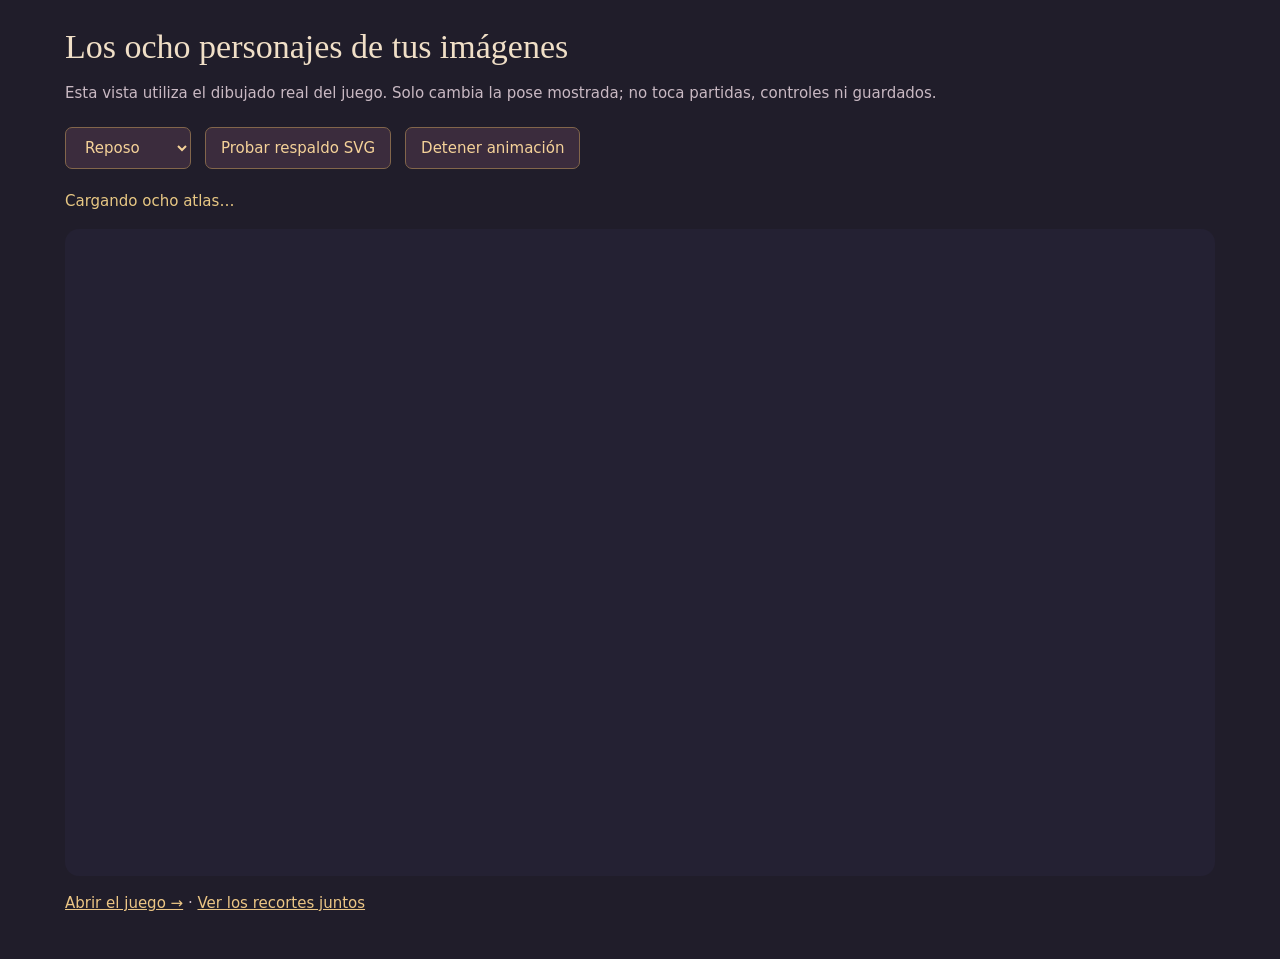
<file: tests/personajes-browser.html>
<!doctype html><html lang="es"><meta charset="utf-8"><meta name="viewport" content="width=device-width,initial-scale=1"><base href="../"><title>Revisión de personajes · Una ronda más</title>
<style>body{margin:0;background:#201d2a;color:#f0dfc7;font:15px system-ui}main{max-width:1150px;margin:auto;padding:28px}h1{font:34px Georgia;margin:0 0 12px}p{color:#c9b9c3;line-height:1.7}nav{display:flex;gap:14px;flex-wrap:wrap;margin:20px 0}button,select{font:inherit;color:#f5d299;background:#3b2c3d;padding:10px 15px;border:1px solid #82664b;border-radius:7px}canvas{display:block;width:100%;height:auto;border-radius:14px;background:#242133;image-rendering:pixelated}#cast{display:flex;gap:18px;justify-content:center;flex-wrap:wrap}figure{margin:22px 0;width:175px;text-align:center}figure img{width:144px;height:240px;object-fit:contain;image-rendering:pixelated}figcaption{line-height:1.8;font-size:12px}#status{color:#e8c884}a{color:#ecc685}</style>
<main><h1>Los ocho personajes de tus imágenes</h1><p>Esta vista utiliza el dibujado real del juego. Solo cambia la pose mostrada; no toca partidas, controles ni guardados.</p><nav><select id="pose" aria-label="Animación"><option value="idle">Reposo</option><option value="walk">Caminar</option><option value="playing">Actuación</option><option value="victory">Victoria</option></select><button id="fallback">Probar respaldo SVG</button><button id="freeze">Detener animación</button></nav><p id="status" role="status">Cargando ocho atlas…</p><canvas id="preview" width="960" height="540" aria-label="Los ocho personajes animados en la plaza"></canvas><section id="cast" aria-label="Bases originales"></section><p><a href="index.html">Abrir el juego →</a> · <a href="assets/personajes/comparacion-reparto.png">Ver los recortes juntos</a></p></main>
<script src="src/songs.js"></script><script src="src/midi.js"></script><script src="src/data.js"></script><script src="src/engine.js"></script><script src="src/art.js?v=20261008-art1"></script><script>
'use strict';
const canvas=document.getElementById('preview'),art=new TunaArt(canvas),pose=document.getElementById('pose'),status=document.getElementById('status');let fallback=false,frozen=false,time=0,last=performance.now(),stored={};
TunaData.characters.forEach(c=>{const figure=document.createElement('figure'),im=document.createElement('img'),caption=document.createElement('figcaption');im.src='assets/personajes/'+c.id+'.svg?v=20261008-art1';im.alt=c.name;caption.textContent=c.name+' · '+c.id;figure.append(im,caption);document.getElementById('cast').append(figure);});
function report(){const ready=TunaData.characters.filter(c=>art.images[c.id]&&(fallback||art.images[c.id+'-atlas']?.naturalWidth===768)).length;status.textContent=ready===TunaData.characters.length?`${TunaData.characters.length} personajes cargados · ${pose.selectedOptions[0].textContent} · ${fallback?'respaldo SVG':'atlas PNG'}`:`Cargando… ${ready}/${TunaData.characters.length}`;document.body.dataset.loaded=ready;document.body.dataset.pose=pose.value;document.body.dataset.fallback=fallback;}
pose.addEventListener('change',report);
document.getElementById('fallback').onclick=()=>{fallback=!fallback;TunaData.characters.forEach(c=>{const key=c.id+'-atlas';if(fallback){stored[key]=art.images[key];art.images[key]=null;}else art.images[key]=stored[key];});report();};
document.getElementById('freeze').onclick=e=>{frozen=!frozen;e.target.textContent=frozen?'Reanudar animación':'Detener animación';};
function frame(now){const dt=Math.min(.05,(now-last)/1000);last=now;if(!frozen)time+=dt;art.resize();art.time=time;art.scene('plaza');TunaData.characters.forEach((c,i)=>{art.character(c.id,55+i*850/Math.max(1,TunaData.characters.length-1),445,1.6,pose.value,1);art.text(c.name,55+i*850/Math.max(1,TunaData.characters.length-1),487,16);});report();requestAnimationFrame(frame);}requestAnimationFrame(frame);
</script></html>
</file>
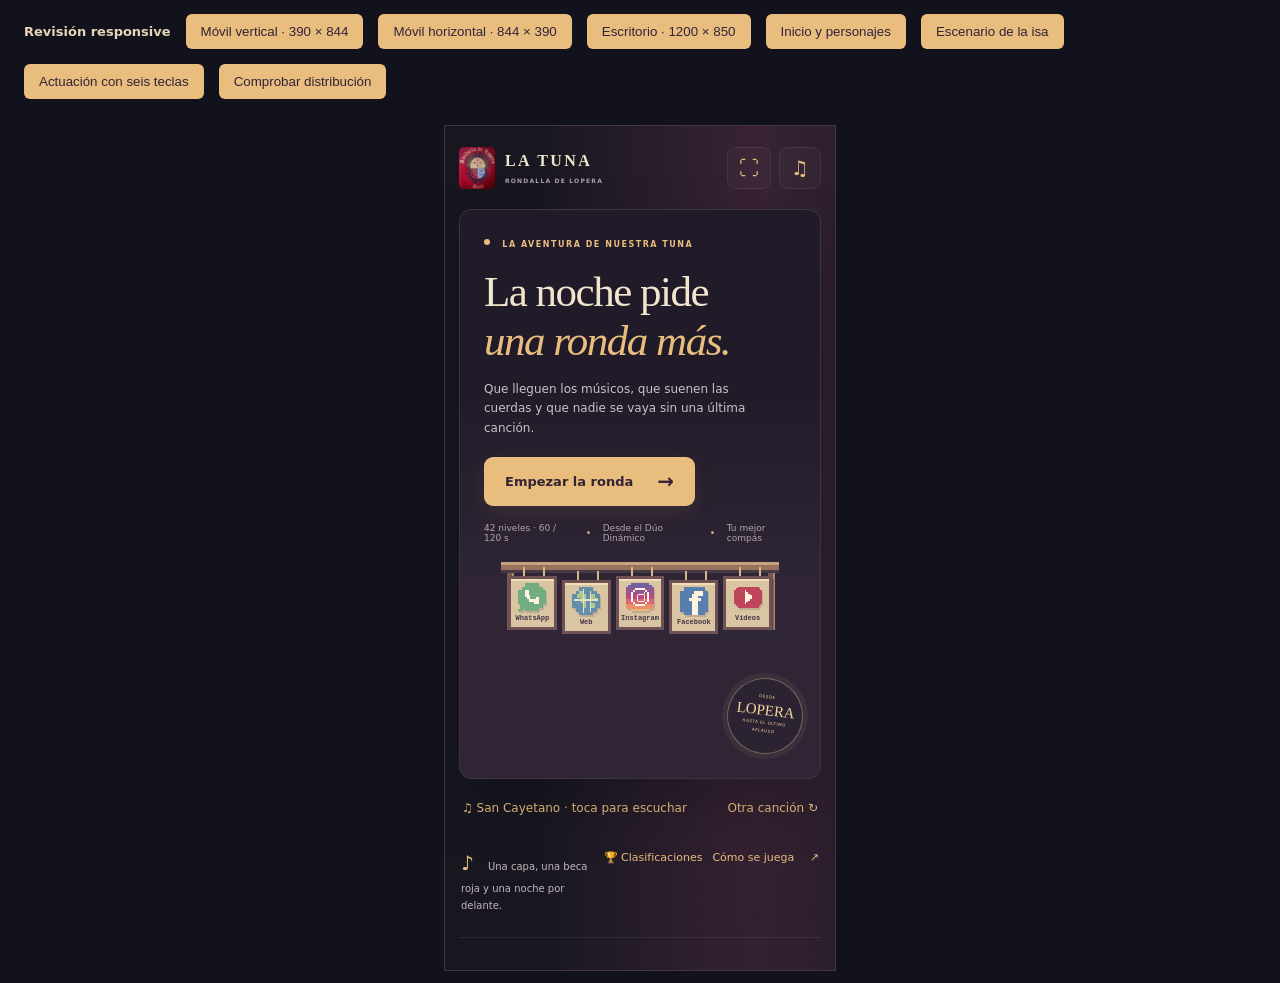
<file: tests/responsive.html>
<!doctype html><html lang="es"><meta charset="utf-8"><meta name="viewport" content="width=device-width,initial-scale=1"><title>Prueba responsive · Una ronda más</title>
<style>body{margin:0;background:#11121c;color:#e8d4b6;font:13px system-ui}header{padding:14px 24px;display:flex;align-items:center;gap:15px;flex-wrap:wrap}button{background:#e8bd7e;color:#322339;border:0;padding:10px 15px;border-radius:6px;cursor:pointer}iframe{display:block;margin:12px auto;border:1px solid #b9946644;width:390px;height:844px;max-width:calc(100vw - 24px);background:#181720}</style>
<header><b>Revisión responsive</b><button data-width="390" data-height="844">Móvil vertical · 390 × 844</button><button data-width="844" data-height="390">Móvil horizontal · 844 × 390</button><button data-width="1200" data-height="850">Escritorio · 1200 × 850</button><button id="home">Inicio y personajes</button><button id="garden">Escenario de la isa</button><button id="final">Actuación con seis teclas</button><button id="check">Comprobar distribución</button><span id="report" role="status"></span></header>
<iframe id="preview" src="../index.html?v=2#qa" title="Juego en la vista responsive"></iframe><script>
const f=document.getElementById('preview');document.querySelectorAll('[data-width]').forEach(b=>b.onclick=()=>{f.style.width=b.dataset.width+'px';f.style.height=b.dataset.height+'px';});
document.getElementById('home').onclick=()=>{f.contentDocument.getElementById('brand').click();f.contentWindow.TunaQA.step(0);};
function scene(level,rhythm){const w=f.contentWindow,q=w.TunaQA;q.save.music=false;q.save.effects=false;q.audio.stop();q.start(level);f.contentDocument.querySelector('[data-action="begin"]').click();if(rhythm)q.game.startRhythm();q.step(0);if(rhythm)for(let i=0;i<300;i++)q.step(.01);q.step(0);}
document.getElementById('garden').onclick=()=>scene(6,false);document.getElementById('final').onclick=()=>scene(9,true);
document.getElementById('check').onclick=()=>{const d=f.contentDocument,w=f.contentWindow,buttons=Array.from(d.querySelectorAll('[data-lane],[data-direction],#interact')),visible=buttons.filter(b=>b.getBoundingClientRect().height>0),ok=d.documentElement.scrollWidth<=w.innerWidth+1&&visible.every(b=>{const r=b.getBoundingClientRect();return r.width>=44&&r.height>=44&&r.left>=0&&r.right<=w.innerWidth+1&&r.bottom<=w.innerHeight;});document.getElementById('report').textContent=(ok?'PASS':'FAIL')+' · sin desbordamiento, controles visibles de 44 px';document.body.dataset.layout=ok?'pass':'fail';};
</script></html>
</file>
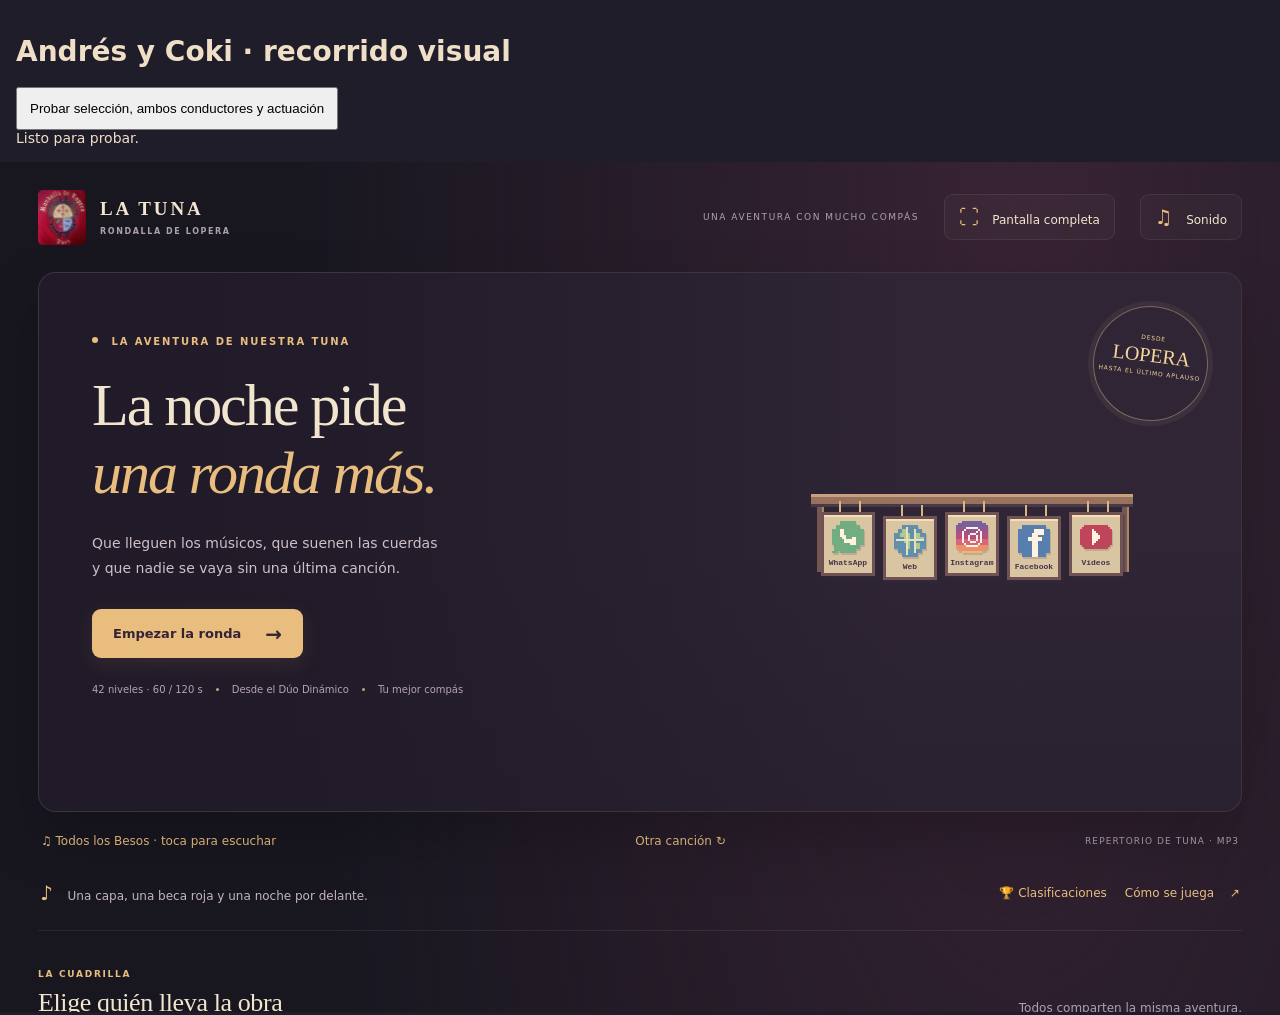
<file: tests/sprites-integration.html>
<!doctype html><html lang="es"><meta charset="utf-8"><meta name="viewport" content="width=device-width,initial-scale=1"><title>Andrés y Coki · recorrido visual</title><style>body{background:#201d2a;color:#f0dfc7;font:14px system-ui;margin:0}header{padding:16px}iframe{border:0;width:100%;height:850px}button{padding:12px}#results{white-space:pre-wrap}#captures img{width:min(960px,100%);display:block;margin:16px auto}#captures p{margin:12px}</style><header><h1>Andrés y Coki · recorrido visual</h1><button id="run" disabled>Probar selección, ambos conductores y actuación</button><div id="results">Cargando juego…</div></header><iframe id="app" src="../index.html?v=20261008-art1#qa" title="Juego real con nuevos sprites"></iframe><section id="captures"></section><script>
const frame=document.getElementById('app'),run=document.getElementById('run'),results=document.getElementById('results');
frame.onload=()=>{run.disabled=false;results.textContent='Listo para probar.';};
run.onclick=async()=>{
  run.disabled=true;let passed=0;const lines=[];
  const check=(label,test)=>{if(!test)throw Error(label);passed++;lines.push('PASS '+label);};
  const capture=(label,d,qa)=>{qa.step(0);const p=document.createElement('p'),im=document.createElement('img');p.textContent=label;im.alt=label;im.src=d.getElementById('game').toDataURL('image/png');document.getElementById('captures').append(p,im);};
  try{
    const w=frame.contentWindow,d=w.document,qa=w.TunaQA,g=qa.game;await qa.musicReady;
    qa.save.music=false;qa.save.effects=false;qa.audio.stop();
    const click=s=>d.querySelector(s).click();
    const cast=['andres','coki','pandereta','bandurria','laud'];
    const step=t=>{for(let dt=0;dt<t;dt+=.01)qa.step(Math.min(.01,t-dt));};
    for(const driver of ['andres','coki']){
      qa.start(0);const identity=[g.performance.locationId,g.performance.eventId,g.config.song];
      click('[data-action="choose-group"]');
      cast.forEach(id=>click(`[data-character-pick="${id}"]`));
      check(driver+': selección de cinco, incluidos los dos nuevos',g.selectionStatus().valid&&g.performance.selectedCharacters.join()===cast.join());
      check(driver+': fichas cargan el arte nuevo',cast.slice(0,2).every(id=>d.querySelector(`[data-character-pick="${id}"] img`).src.includes('20261008-art1')));
      click('[data-action="begin"]');
      check(driver+': conductor por rotación',g.collectorCharacter===driver);
      capture(driver+' · recogida',d,qa);
      for(const item of g.items){click(`[data-target="${item.id}"]`);let guard=0;while(g.target!==null&&g.phase==='playing'&&guard++<3000)qa.step(.01);check(driver+': instrumento '+item.id,item.collected);}
      click('[data-target="stage"]');let guard=0;while(g.mode!=='rhythm'&&g.phase==='playing'&&guard++<3000)qa.step(.01);
      check(driver+': actuación con ambos sprites nuevos',g.mode==='rhythm'&&g.performance.selectedCharacters.join()===cast.join());
      capture(driver+' · actuación',d,qa);
      for(const note of g.notes){step(Math.max(0,note.at-g.clock));const code=w.TunaData.codes[note.lane];d.dispatchEvent(new w.KeyboardEvent('keydown',{code,key:code,bubbles:true}));d.dispatchEvent(new w.KeyboardEvent('keyup',{code,bubbles:true}));qa.step(0);}
      step(Math.max(0,g.duration-g.clock)+.01);
      check(driver+': resultado conserva grupo, canción y encargo',g.phase==='result'&&g.performance.selectedCharacters.join()===cast.join()&&JSON.stringify(identity)===JSON.stringify([g.performance.locationId,g.performance.eventId,g.config.song]));
      capture(driver+' · resultado',d,qa);
      check(driver+': atlas artístico cargado',cast.slice(0,2).every(id=>qa.art.images[id+'-atlas'].src.includes('20261008-art1')));
    }
    results.textContent=passed+' comprobaciones correctas · 0 fallos\n'+lines.join('\n');document.body.dataset.passed=passed;document.body.dataset.failed=0;
  }catch(e){results.textContent=lines.join('\n')+'\nFAIL '+e.message;document.body.dataset.failed=1;console.error(e);}
};
</script></html>
</file>
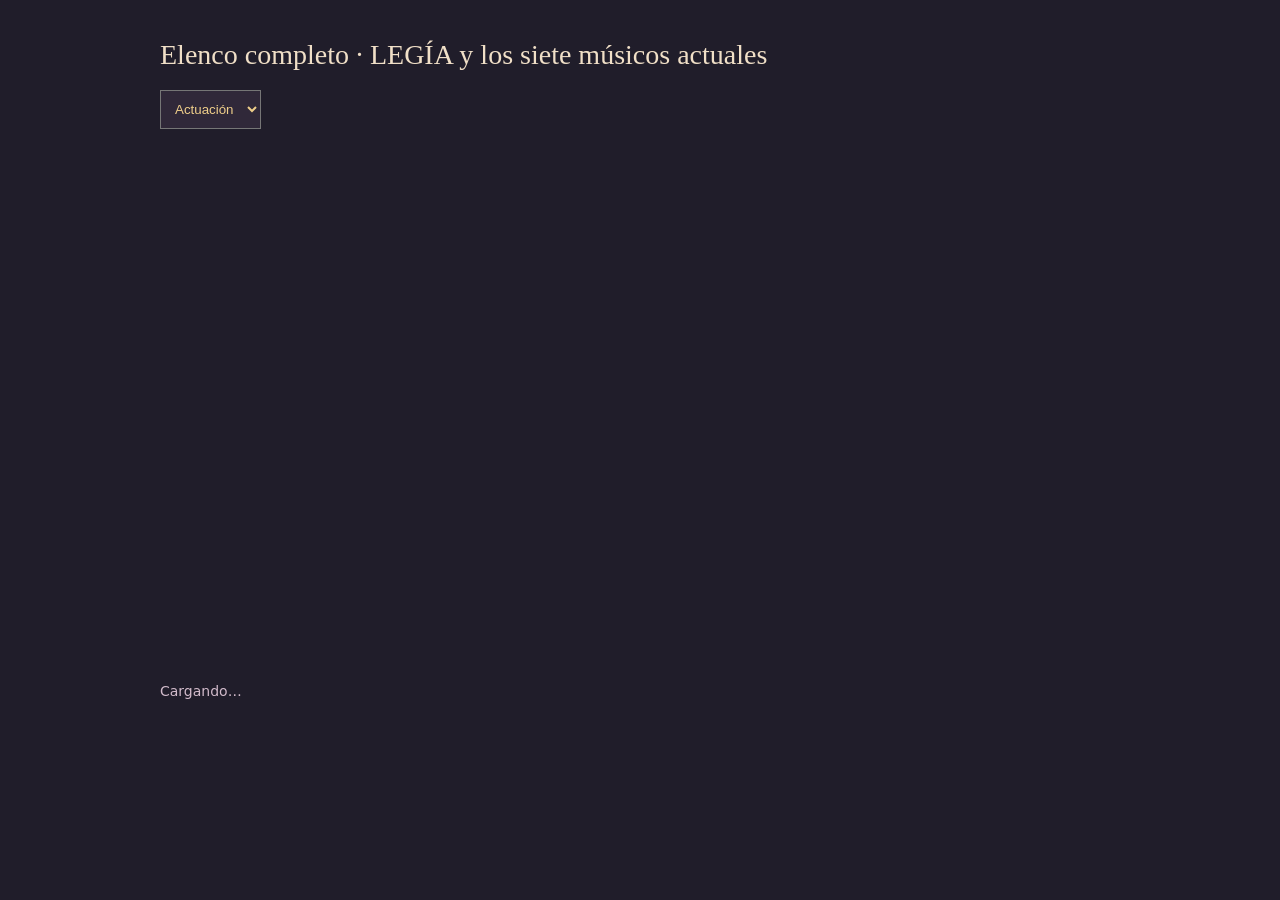
<file: docs/sprites-legia/elenco.html>
<!doctype html><html lang="es"><meta charset="utf-8"><meta name="viewport" content="width=device-width,initial-scale=1"><base href="../../"><title>Ocho músicos · LEGÍA</title><style>body{margin:0;background:#201d2a;color:#f0dfc7;font:14px system-ui}main{max-width:960px;margin:auto;padding:20px}canvas{display:block;width:100%;image-rendering:pixelated}h1{font:28px Georgia}select{padding:10px;background:#302839;color:#efce8a}p{color:#d2bbcb}</style><main><h1>Elenco completo · LEGÍA y los siete músicos actuales</h1><select id="pose" aria-label="Animación"><option value="idle">Reposo</option><option value="walk">Caminar</option><option value="playing" selected>Actuación</option><option value="victory">Victoria</option></select><canvas id="scene" width="960" height="540" aria-label="Ocho personajes sobre el mismo suelo"></canvas><p id="status">Cargando…</p></main><script src="src/songs.js"></script><script src="src/midi.js"></script><script src="src/data.js?v=20261008-legia1"></script><script src="src/engine.js"></script><script src="src/art.js"></script><script>const art=new TunaArt(document.getElementById('scene')),pose=document.getElementById('pose');function frame(t){art.time=t/1000;art.resize();art.scene('plaza');TunaData.characters.forEach((c,i)=>{art.character(c.id,53+i*122,445,1.45,pose.value,1);art.text(c.name,53+i*122,487,13);});const ready=TunaData.characters.filter(c=>art.images[c.id+'-atlas']?.naturalWidth===768).length;document.getElementById('status').textContent=ready+'/8 atlas cargados · renderizador real · mismo anclaje y sombra';requestAnimationFrame(frame)}requestAnimationFrame(frame);</script></html>
</file>
<file: css/game.css>
@charset "UTF-8";
:root{color-scheme:dark;--bg:#181720;--panel:#24202c;--gold:#e8bd7e;--cream:#f1e5ce;--muted:#ada1af;--red:#a9344d;--border:#ffffff13;--font:system-ui,-apple-system,"Segoe UI",sans-serif}
*{box-sizing:border-box}body{margin:0;background:radial-gradient(ellipse at 80% 0,#382334 0,transparent 50%),var(--bg);color:var(--cream);font-family:var(--font);font-size:15px}button,input,a{-webkit-tap-highlight-color:transparent}button,a,input{touch-action:manipulation}button{font:inherit;color:inherit;cursor:pointer}button:disabled{cursor:default;opacity:.45}button:focus-visible,a:focus-visible,input:focus-visible,canvas:focus-visible{outline:3px solid #f3cc91;outline-offset:5px}a{color:inherit;text-decoration:none}button{border:0}button,input{accent-color:var(--gold)}[hidden]{display:none!important}.page{max-width:1320px;margin:0 auto;padding:0 38px}.masthead{min-height:110px;display:flex;align-items:center;justify-content:space-between;gap:20px}.brand{display:flex;gap:14px;align-items:center}.brand img{width:48px;height:55px;object-fit:cover;border-radius:5px}.brand>span{letter-spacing:.15em;font:700 19px Georgia,serif}.brand small{display:block;letter-spacing:.2em;font:600 8px var(--font);margin-top:7px;color:var(--muted)}.header-right{display:flex;align-items:center;gap:25px}.edition{font-size:9px;letter-spacing:.17em;color:var(--muted)}.icon-button{background:#ffffff06;border:1px solid var(--border);border-radius:9px;padding:10px 14px;color:var(--gold);font-size:20px}.icon-button span{font-size:12px;margin-left:7px;color:var(--cream)}
.hero{height:540px;position:relative;overflow:hidden;border-radius:18px;border:1px solid #ffffff10;box-shadow:0 25px 60px #0003;background:#302636}.hero-art{position:absolute;height:100%;width:100%;object-fit:cover;object-position:70% center}.hero-shade{position:absolute;inset:0;background:linear-gradient(90deg,#211b29 0%,#211b29ed 24%,#211b2990 48%,#211b2910 72%),linear-gradient(0deg,#211b2966,transparent 50%)}.hero-copy{position:relative;padding:63px 53px;max-width:645px}.eyebrow{font-size:10px;font-weight:700;letter-spacing:.19em;color:var(--gold);margin:0 0 15px}.eyebrow>span{display:inline-block;width:6px;height:6px;background:var(--gold);border-radius:50%;margin-right:8px;vertical-align:2px}h1{font:400 clamp(40px,4.7vw,64px)/1.13 Georgia,serif;letter-spacing:-.035em;margin:24px 0}h1 em{font-weight:400;color:var(--gold)}.hero-description{font-size:14px;color:#cec0c7;line-height:1.8;margin:0 0 28px}.button{border-radius:9px;min-height:49px;padding:13px 21px;font-size:13px;font-weight:700;display:inline-flex;justify-content:center;align-items:center;gap:24px;transition:background .15s,transform .15s,box-shadow .15s}.button:hover{transform:translateY(-2px)}.button:active{transform:translateY(1px)}.primary{background:var(--gold);color:#352334;box-shadow:0 6px 20px #d7a6601a}.primary:hover{background:#f5d198}.secondary{background:#ffffff08;border:1px solid #ffffff1f;color:var(--cream)}.danger{background:#6b2e44}.button span{font-size:20px;line-height:1}.hero-meta{display:flex;align-items:center;gap:13px;font-size:10px;color:#b4a3b2;margin-top:26px}.hero-meta i{height:3px;width:3px;border-radius:50%;background:#b9a483}.postmark{position:absolute;right:33px;top:33px;text-align:center;transform:rotate(7deg);border:1px solid #e9c89869;border-radius:50%;width:115px;height:115px;padding:25px 3px;color:#f6d69c;box-shadow:0 0 0 5px #edcc9310}.postmark span{display:block;font-size:6px;letter-spacing:.14em;line-height:2}.postmark b{font:20px Georgia,serif}.below-hero{display:flex;justify-content:space-between;gap:12px;padding:13px 2px;border-bottom:1px solid var(--border);color:#c4b5be;font-size:12px;align-items:center}.gold{color:var(--gold);font-size:20px;margin-right:11px}.text-button{background:transparent;color:var(--gold);padding:8px 0;font-size:12px}.text-button span{margin-left:12px}.section-heading{display:flex;justify-content:space-between;align-items:end;gap:16px;margin-bottom:21px}.section-heading .eyebrow{margin-bottom:8px;font-size:9px}h2{font:400 26px/1.2 Georgia,serif;letter-spacing:-.015em;margin:0}.muted{color:var(--muted);font-size:12px;line-height:1.7}.cast-section{margin:38px 0}.characters{display:grid;grid-template-columns:repeat(4,1fr);gap:14px}.character-card{position:relative;border:1px solid var(--border);border-radius:12px;background:linear-gradient(135deg,#37303d,#23212d);text-align:left;display:flex;gap:12px;align-items:center;min-height:112px;padding:13px 15px;transition:border-color .2s,background .2s}.character-card img{width:54px;height:88px;object-fit:contain}.character-card strong{font:19px Georgia,serif;display:block;margin-bottom:8px}.character-card small{font-size:10px;line-height:1.5;color:var(--muted);display:block;max-width:155px}.character-card[aria-pressed=true]{border-color:#d0a771;background:linear-gradient(130deg,#473441,#2d2432);box-shadow:inset 0 0 0 1px #e8bd7e22}.character-card .selected-mark{position:absolute;right:10px;top:9px;color:var(--gold);font-size:12px}.route-section{margin:40px 0}.difficulty{font-size:12px;color:#ccb9c4;display:flex;align-items:center;gap:9px;padding-bottom:3px}.difficulty input{width:17px;height:17px}.levels{display:grid;grid-template-columns:repeat(5,1fr);gap:12px}.level-card{text-align:left;padding:19px 17px;border:1px solid var(--border);border-radius:11px;background:#ffffff03;min-height:133px}.level-card:hover:enabled{background:#ffffff08;border-color:#e8bd7e55}.level-card .level-top{display:flex;align-items:center;justify-content:space-between;margin-bottom:14px}.level-card .number{font:23px Georgia,serif;color:var(--gold)}.level-card .stars{font-size:10px;letter-spacing:2px;color:var(--gold)}.level-card strong{display:block;font-size:12px;margin-bottom:8px}.level-card small{font-size:10px;color:var(--muted)}.photo-footer{border-top:1px solid var(--border);padding-top:24px;display:flex;align-items:center;gap:25px;margin:40px 0 15px}.photo-footer img{width:165px;height:95px;border-radius:9px;object-fit:cover}.photo-footer .eyebrow{font-size:8px;margin-bottom:9px}.photo-footer p:not(.eyebrow){font:18px/1.3 Georgia,serif;margin:0 0 5px}.footer{padding:32px 0;display:flex;justify-content:space-between;gap:15px;font-size:9px;letter-spacing:.05em;color:#93838f}.footer i{margin:0 7px;color:var(--gold)}
.play-area{max-width:1100px;margin:0 auto}.hud{display:flex;justify-content:space-between;align-items:center;gap:20px;background:var(--panel);border:1px solid var(--border);border-radius:14px 14px 0 0;padding:20px 25px}.hud-title{display:flex;align-items:center;gap:17px}.level-number{color:var(--gold);font:32px Georgia,serif;border-right:1px solid #ffffff20;padding-right:16px}.hud-title p{font-size:10px;letter-spacing:.09em;text-transform:uppercase;margin:0 0 7px;color:var(--gold)}.hud-title h2{font-size:22px}.hud-stats{display:flex;gap:28px;align-items:center}.hud-stats>div{text-align:right}.hud-stats small{font-size:8px;color:var(--muted);letter-spacing:.13em;display:block;margin-bottom:7px}.hud-stats b{font-size:20px;font-variant-numeric:tabular-nums;color:var(--cream)}.health-track{width:92px;height:8px;background:#ffffff12;border-radius:5px;overflow:hidden}.health-track span{height:100%;display:block;background:#98bd98;border-radius:5px;transition:width .15s}.game-viewport{position:relative;background:#302336;aspect-ratio:16/9;overflow:hidden;border-inline:1px solid var(--border)}#game{display:block;width:100%;height:100%;touch-action:none}.beacons{position:absolute;inset:0;pointer-events:none}.beacon{pointer-events:auto;position:absolute;transform:translate(-50%,-50%);width:8%;height:15%;background:transparent;color:transparent;border-radius:50%;font-size:1px}.beacon.stage{width:15%;height:21%}.beacon:focus-visible{background:#e8bd7e22;border:2px solid var(--gold);outline-offset:0}.objective-bar{display:flex;align-items:center;gap:12px;border:1px solid var(--border);padding:15px 24px;background:#2b2332;border-radius:0 0 12px 12px}.objective-dot{width:6px;height:6px;border-radius:50%;background:var(--gold);flex-shrink:0}.objective-bar p{margin:0;font-size:12px;flex:1;color:#d2c2ca}.objective-bar b{font-size:13px;color:var(--gold);white-space:nowrap}.explore-controls{display:flex;justify-content:space-between;align-items:center;gap:20px;margin-top:16px}.controls-tip{font-size:11px;color:var(--muted);line-height:2;margin:0}.controls-tip span{padding:0 9px}kbd{font:10px var(--font);border:1px solid #ffffff22;padding:3px 5px;border-radius:4px;color:#e6d7da}.action{background:#433044;border:1px solid #d1a87955;color:var(--gold);min-height:46px}.dpad{display:none;grid-template-columns:repeat(3,42px);grid-template-rows:repeat(2,39px);gap:4px}.dpad button{border-radius:8px;background:#433447;border:1px solid #ffffff1f;font-size:20px;touch-action:none}.dpad [data-direction=up]{grid-column:2}.dpad [data-direction=left]{grid-row:2;grid-column:1}.dpad [data-direction=down]{grid-row:2;grid-column:2}.dpad [data-direction=right]{grid-row:2;grid-column:3}.rhythm-controls{display:flex;justify-content:center;gap:12px;margin:14px 0;touch-action:none}.rhythm-controls button{width:112px;min-height:65px;border-radius:10px;background:#312735;border:1px solid #ffffff25;font-size:26px;touch-action:none}.rhythm-controls button small{display:inline-block;margin-left:17px;font-size:11px;opacity:.55}.rhythm-controls button:nth-child(1){color:#f1b96e;border-color:#f1b96e70}.rhythm-controls button:nth-child(2){color:#ec8295;border-color:#ec829570}.rhythm-controls button:nth-child(3){color:#80cbc0;border-color:#80cbc070}.rhythm-controls button:nth-child(4){color:#afa3ed;border-color:#afa3ed70}.rhythm-controls button.pressed{background:#ffffff22;transform:translateY(2px)}
dialog{border:1px solid #d4ae7655;border-radius:18px;background:#26202e;color:var(--cream);width:min(560px,calc(100% - 30px));padding:32px;box-shadow:0 30px 100px #0009;max-height:90dvh;overflow:auto}dialog::backdrop{background:#11131ed6;backdrop-filter:blur(7px)}.dialog-head{display:flex;justify-content:space-between;align-items:center;margin-bottom:13px}.dialog-head .eyebrow{margin:0}.close{background:#ffffff09;border-radius:50%;height:30px;width:30px;font-size:20px;color:var(--muted)}dialog h2{font-size:33px;margin-bottom:18px}dialog p{line-height:1.8;font-size:13px;color:#c6b8c3}.dialog-photo{width:100%;height:155px;object-fit:cover;border-radius:10px;margin:0 0 20px}.dialog-quote{padding:13px 16px;background:#ffffff05;border-left:2px solid var(--gold);font-style:italic;color:var(--gold)!important}.dialog-controls{font-size:12px;color:#d1c0ca;line-height:2;display:grid;grid-template-columns:repeat(2,1fr);gap:8px;margin:20px 0}.dialog-controls b{display:block;color:var(--gold)}.dialog-actions{display:flex;gap:10px;margin-top:23px;flex-wrap:wrap}.dialog-actions .button{flex:1;white-space:nowrap}.result-stars{font-size:37px;letter-spacing:8px;color:var(--gold);margin-bottom:15px}.results-grid{display:grid;grid-template-columns:repeat(3,1fr);gap:12px;margin:21px 0}.results-grid>div{padding:14px 4px;text-align:center;border:1px solid var(--border);border-radius:8px}.results-grid small{display:block;color:var(--muted);font-size:9px;letter-spacing:.06em;margin-bottom:8px}.results-grid b{font:27px Georgia,serif;color:var(--gold)}.setting-row{display:flex;justify-content:space-between;align-items:center;padding:18px 0;border-bottom:1px solid var(--border);font-size:13px}.setting-row input{width:19px;height:19px}.volume-row{display:flex;align-items:center;gap:18px;font-size:13px;margin:24px 0}.volume-row input{flex:1;width:80px}.volume-row output{font-size:11px;color:var(--gold);min-width:34px}.full{width:100%}.small{font-size:11px!important}.credits-cast{display:grid;grid-template-columns:repeat(2,1fr);gap:14px;margin:20px 0}.credits-cast>div{background:#ffffff04;padding:12px;border-radius:9px}.credits-cast img{width:54px;height:83px;float:left;margin-right:10px}.credits-cast strong{font-size:12px}.credits-cast p{font-size:10px;line-height:1.6;margin:7px 0}.credits-cast .reference{width:100%;height:90px;object-fit:cover;float:none;border-radius:6px}.noscript{padding:20px;background:#a43b51}.sr-only{position:absolute;width:1px;height:1px;padding:0;overflow:hidden;clip:rect(0,0,0,0);white-space:nowrap}
.note-hint{text-align:center;color:var(--muted);font-size:12px;margin:12px 0 -4px;font-variant-numeric:tabular-nums}
.beacon{min-width:44px;min-height:44px}
@media(hover:none),(pointer:coarse){.dpad{display:grid}.controls-tip{display:none}.button:hover{transform:none}.beacon{width:11%;height:19%}}
@media(min-width:1500px){.page{max-width:1400px}.hero{height:570px}.hero-copy{padding-top:74px}}
@media(max-width:950px){.page{padding:0 24px}.edition{display:none}.hero-copy{padding:53px 35px;max-width:530px}.hero{height:500px}.hero-art{width:115%;left:-15%;object-position:80%}.hero-shade{background:linear-gradient(90deg,#211b29 0%,#211b29c9 30%,#211b2925 80%)}.characters{grid-template-columns:repeat(2,1fr)}.levels{gap:8px}.level-card{padding:16px 12px}.postmark{right:22px;top:22px;width:90px;height:90px;padding:17px 3px}.postmark b{font-size:18px}.postmark span{font-size:5px}.hud-stats{gap:15px}.hud{padding:16px}.health-track{width:65px}}
@media(max-width:600px){.page{padding:0 14px}.masthead{min-height:83px}.brand img{width:36px;height:42px}.brand{gap:10px}.brand>span{font-size:16px}.brand small{font-size:6px}.header-right{gap:8px}.icon-button{padding:8px 11px}.icon-button span{display:none}.hero{height:570px;border-radius:13px}.hero-art{height:55%;top:auto;bottom:0;width:100%;left:0;object-position:70% center}.hero-shade{background:linear-gradient(180deg,#211b29 0%,#211b29 32%,#211b2910 66%)}.hero-copy{padding:29px 24px;max-width:none}.hero-copy .eyebrow{font-size:8px}.hero-copy h1{font-size:43px;margin:19px 0 15px}.hero-description{font-size:12px;line-height:1.6;margin-bottom:19px;max-width:270px}.hero-meta{font-size:9px;margin-top:17px}.postmark{top:auto;bottom:24px;right:17px;width:76px;height:76px;padding-top:14px;background:#28213170}.postmark b{font-size:15px}.postmark span{font-size:4px}.desktop-break{display:none}.below-hero{align-items:flex-start;font-size:10px}.below-hero p{max-width:240px;line-height:1.7}.below-hero .text-button{white-space:nowrap;font-size:10px;padding-top:15px}.section-heading{align-items:start}.section-heading>.muted{display:none}h2{font-size:23px}.character-card{gap:5px;padding:10px 8px;min-height:112px}.character-card img{width:46px;height:83px}.character-card strong{font-size:16px}.character-card small{font-size:9px}.characters{gap:9px}.levels{grid-template-columns:repeat(2,1fr)}.level-card:last-child{grid-column:1/-1;min-height:105px}.level-card{min-height:120px}.difficulty{font-size:10px;max-width:100px;line-height:1.5}.section-heading .eyebrow{font-size:7px;line-height:1.8}.photo-footer{gap:15px}.photo-footer img{width:110px;height:100px}.photo-footer p:not(.eyebrow){font-size:16px}.photo-footer .text-button{font-size:10px}.footer{font-size:7px;line-height:1.8}.footer>span:last-child{max-width:115px;text-align:right}.hud{padding:14px 10px;align-items:start;gap:8px;flex-wrap:wrap}.hud-title{gap:10px}.hud-title h2{font-size:19px}.hud-title p{font-size:8px}.level-number{font-size:27px;padding-right:10px}.hud-stats{width:100%;justify-content:space-between;padding-top:10px;border-top:1px solid var(--border);margin-top:4px}.hud-stats>div{display:flex;align-items:center;gap:8px}.hud-stats small{margin:0;font-size:7px}.hud-stats b{font-size:16px}.health-track{width:78px}.objective-bar{padding:12px 10px;gap:7px;align-items:start}.objective-bar p{font-size:10px;line-height:1.7}.objective-bar b{font-size:11px}.objective-dot{margin-top:5px}.dpad{display:grid}.controls-tip{display:none}.explore-controls{gap:10px;margin-top:12px}.action{font-size:11px;padding:12px;gap:10px}.rhythm-controls{gap:8px}.rhythm-controls button{flex:1;min-height:64px;width:auto}.rhythm-controls button small{display:none}dialog{padding:23px}dialog h2{font-size:29px}.dialog-photo{height:125px}.dialog-actions{gap:8px}.dialog-actions .button{font-size:11px;padding:12px}.dialog-controls{font-size:10px}.results-grid b{font-size:23px}.credits-cast{gap:9px}.credits-cast>div{padding:9px}.credits-cast img{width:43px;height:75px}.game-viewport{aspect-ratio:16/10}#game{object-fit:fill}}
@media(max-height:550px) and (orientation:landscape){.masthead{min-height:60px}.play-area{max-width:740px}.hud{padding:9px 15px}.hud-title h2{font-size:17px}.game-viewport{max-height:calc(100dvh - 170px);aspect-ratio:16/9}.objective-bar{padding:8px 15px}.explore-controls,.rhythm-controls{margin-top:8px}.dpad{grid-template-rows:repeat(2,30px);grid-template-columns:repeat(3,35px)}.footer{padding:13px}.rhythm-controls button{min-height:46px}}

:fullscreen{background:var(--bg)}:fullscreen .page,.-webkit-full-screen .page{max-width:1600px;min-height:100dvh;padding-inline:clamp(22px,4vw,68px)}:fullscreen .masthead,.-webkit-full-screen .masthead{min-height:clamp(72px,9vh,110px)}:fullscreen .play-area,.-webkit-full-screen .play-area{max-width:min(1450px,calc((100dvh - 270px)*16 / 9))}:fullscreen .hero,.-webkit-full-screen .hero{height:min(720px,calc(100dvh - 190px))}:fullscreen .icon-button.active,.-webkit-full-screen .icon-button.active{background:#e8bd7e18;border-color:#e8bd7e66}
@media(prefers-reduced-motion:reduce){*{scroll-behavior:auto!important;transition:none!important}.button:hover{transform:none}}
@media(max-height:550px) and (orientation:landscape){
  .page:has(#play-area:not([hidden])){padding:0 8px;max-width:none}
  .page:has(#play-area:not([hidden])) .masthead{position:absolute;top:8px;right:16px;min-height:0;z-index:5}
  .page:has(#play-area:not([hidden])) .brand,.page:has(#play-area:not([hidden])) .edition,.page:has(#play-area:not([hidden])) .icon-button span{display:none}
  .page:has(#play-area:not([hidden])) .header-right{gap:6px}
  .page:has(#play-area:not([hidden])) .icon-button{padding:6px 10px;font-size:17px}
  .page:has(#play-area:not([hidden])) .footer{display:none}
  .play-area{position:relative;max-width:none}
  .play-area .hud{position:absolute;top:0;left:0;right:0;z-index:2;background:#211b29de;padding:8px 112px 8px 14px;border-radius:0;gap:12px;flex-wrap:nowrap}
  .play-area .hud-title{gap:10px;min-width:0}.play-area .hud-title h2{font-size:15px}.play-area .hud-title p{font-size:8px}.play-area .level-number{font-size:23px;padding-right:9px}
  .play-area .hud-stats{width:auto;gap:12px;border:0;padding:0;margin:0}.play-area .hud-stats b{font-size:14px}.play-area .health-track{width:55px}
  .play-area .game-viewport{width:100%;height:100dvh;max-height:none;aspect-ratio:auto;border:0}
  .play-area .objective-bar{position:absolute;bottom:0;left:0;right:0;z-index:2;padding:7px 14px;background:#211b29e8;border-radius:0}.play-area .objective-bar p{font-size:10px}
  .play-area .explore-controls{position:absolute;bottom:39px;left:16px;right:16px;z-index:2;margin:0}.play-area .dpad{display:grid;grid-template-rows:repeat(2,33px);grid-template-columns:repeat(3,38px)}.play-area .controls-tip{display:none}.play-area .action{min-height:40px;padding:9px 14px;font-size:11px;background:#39273bea}
  .play-area #rhythm-controls{position:absolute;bottom:40px;left:44%;right:7%;z-index:2}.play-area .note-hint{display:none}.play-area .rhythm-controls{margin:0;gap:8px}.play-area .rhythm-controls button{width:auto;flex:1;min-height:40px;font-size:21px;background:#201b2de8}.play-area .rhythm-controls button small{display:none}
}
.characters{grid-template-columns:repeat(5,1fr)}.character-card{gap:9px;padding:15px 10px}.character-card img,.credits-cast img{image-rendering:pixelated}.character-card strong{font-size:17px}.character-card small{font-size:10px}.levels{grid-template-columns:repeat(5,1fr)}.level-card strong{font-size:18px;line-height:1.2}.level-card{min-height:149px}.music-strip{display:flex;align-items:center;justify-content:space-between;gap:10px;padding:14px 3px 0}.music-strip>span{font-size:9px;letter-spacing:.12em;color:var(--muted)}.music-strip .text-button{font-size:12px;color:var(--gold)}.rhythm-controls button{border-color:var(--lane,#d8b373);color:var(--lane,#f1bf72)}.rhythm-controls button.pressed{background:var(--lane,#f1bf72);color:#202233;box-shadow:0 0 24px color-mix(in srgb,var(--lane,#f1bf72) 35%,transparent);transform:translateY(2px)}.rhythm-controls button.missed{background:#753e55;box-shadow:0 0 20px #e3758760}.rhythm-controls{max-width:700px;margin-left:auto;margin-right:auto}.rhythm-controls button{min-width:44px}.credits-cast .reference{image-rendering:auto}
@media(max-width:1100px){.characters{grid-template-columns:repeat(3,1fr)}.character-card{min-height:115px}}
@media(max-width:600px){.characters{grid-template-columns:repeat(2,1fr)}.characters .character-card:last-child{grid-column:1/-1;justify-content:center}.levels{grid-template-columns:repeat(2,1fr)}.level-card:last-child{grid-column:auto}.character-card{padding:10px}.character-card strong{font-size:15px}.music-strip>span{display:none}.rhythm-controls{gap:5px}.rhythm-controls button{min-height:67px;font-size:23px}.rhythm-controls button small{display:block;font-size:10px}.note-hint{font-size:11px}.hud-title h2{font-size:18px}}
@media(max-height:550px) and (orientation:landscape){.play-area #rhythm-controls{left:41%;right:4%}.play-area .rhythm-controls{gap:5px}.play-area .rhythm-controls button{min-width:44px;min-height:44px}.play-area .hud-title h2{font-size:14px}.play-area .game-viewport{height:calc(100dvh - 1px)}.play-area .dpad{grid-template-rows:repeat(2,44px);grid-template-columns:repeat(3,44px)}.play-area .action{min-height:44px}}
@media(max-width:600px){.dpad{grid-template-rows:repeat(2,44px);grid-template-columns:repeat(3,44px)}}
@media(min-width:900px) and (min-height:551px){.page:has(#play-area:not([hidden])) .masthead{min-height:64px}.page:has(#play-area:not([hidden])) .footer{display:none}.page:has(#play-area:not([hidden])) .play-area{max-width:min(1100px,calc((100dvh - 345px)*16 / 9))}.play-area .hud{padding:16px 20px;gap:12px}.play-area .hud-stats{gap:20px}}
@media(min-width:900px) and (min-height:551px) and (max-height:690px){.play-area .hud{padding:10px;gap:8px}.play-area .hud-title h2{font-size:16px}.play-area .hud-title p{font-size:8px}.play-area .hud-stats{gap:12px}.play-area .hud-stats small{font-size:7px}.play-area .hud-stats b{font-size:16px}}
.gig-card{margin:15px 0;padding:15px 17px;border:1px solid #e8bd7e3d;border-radius:12px;background:linear-gradient(135deg,#3a2b3b,#25212f);box-shadow:inset 0 0 0 1px #ffffff08}.gig-card .eyebrow{margin-bottom:7px}.gig-card h3{margin:0 0 7px;font:24px Georgia,serif;color:var(--gold)}.gig-card p{margin:7px 0;line-height:1.55}.gig-card .small{font-size:11px}.party-picker{margin:18px 0 8px;padding:15px;border:1px solid #ffffff16;border-radius:12px;background:#ffffff04}.party-picker-head{display:flex;justify-content:space-between;align-items:end;gap:12px;margin-bottom:12px}.party-picker-head .eyebrow{margin:0 0 5px}.party-picker-head h3{font:22px Georgia,serif;margin:0;color:var(--cream)}.party-grid{display:grid;grid-template-columns:repeat(2,minmax(0,1fr));gap:8px}.party-card{position:relative;display:flex;align-items:center;gap:8px;min-height:72px;padding:7px;border:1px solid #ffffff18;border-radius:9px;background:#ffffff05;text-align:left}.party-card img{width:38px;height:62px;object-fit:contain;image-rendering:pixelated}.party-card strong{display:block;font:15px Georgia,serif;margin-bottom:4px}.party-card small{display:block;color:var(--muted);font-size:10px;line-height:1.35}.party-card.is-selected{border-color:#e8bd7e;background:#473441;box-shadow:inset 0 0 0 1px #e8bd7e44}.party-card.is-unavailable{filter:grayscale(.7);border-style:dashed;background:#ffffff02}.party-card.is-unavailable small{color:#e9a7a8}.party-mark{position:absolute;right:7px;top:5px;color:var(--gold);font-size:14px}@media(max-width:600px){.party-picker{padding:11px}.party-picker-head h3{font-size:19px}.party-picker-head .small{font-size:10px}.party-grid{gap:6px}.party-card{min-height:68px;padding:6px;gap:6px}.party-card img{width:31px;height:55px}.party-card strong{font-size:13px}.party-card small{font-size:9px}.party-mark{font-size:12px}}
.result-cast{display:flex;justify-content:center;gap:5px;margin:12px 0 16px}.result-cast>div{display:flex;align-items:center;gap:4px;min-width:0;padding:5px 7px;border:1px solid #ffffff18;border-radius:7px;background:#ffffff05}.result-cast img{width:25px;height:42px;object-fit:contain;image-rendering:pixelated}.result-cast span{font-size:9px;color:var(--cream);white-space:nowrap}@media(max-width:600px){.result-cast{gap:3px}.result-cast>div{flex-direction:column;gap:2px;padding:4px}.result-cast img{width:25px;height:36px}.result-cast span{font-size:8px}}
/* One catalogue and one reward presentation for every progressive character. */
dialog.party-dialog{width:min(900px,calc(100% - 24px))}.party-dialog .party-grid{grid-template-columns:repeat(4,minmax(0,1fr))}.party-card>span{min-width:0}.party-card strong,.party-card small{overflow-wrap:anywhere}.party-dialog .dialog-actions{position:sticky;bottom:-23px;background:#26202ef5;padding:12px 0;margin-top:10px;z-index:2}.party-card{min-height:80px}.character-card:disabled{border-style:dashed}.unlock-card{text-align:center;position:relative;overflow:hidden}.unlock-card h2{font-size:28px;line-height:1.25}.reward-level{color:var(--gold)!important;font-size:11px!important;letter-spacing:.1em}.reward-sprite{width:144px;height:240px;margin:8px auto;background-size:calc(var(--columns)*144px) 960px;background-position:0 -720px;background-repeat:no-repeat;image-rendering:pixelated;animation:reward-frames 1.2s steps(var(--frames)) infinite}.reward-sparkles{position:absolute;inset:25px 12px auto;height:180px;pointer-events:none}.reward-sparkles i{position:absolute;font-style:normal;color:var(--gold);animation:reward-spark 1.6s ease-in-out infinite}.reward-sparkles i:nth-child(1){left:13%;top:25px}.reward-sparkles i:nth-child(2){right:16%;top:85px;animation-delay:.4s}.reward-sparkles i:nth-child(3){left:23%;top:140px;animation-delay:.8s}.reward-sparkles i:nth-child(4){right:26%;top:10px;animation-delay:1.2s}@keyframes reward-frames{to{background-position:calc(var(--columns)*-144px) -720px}}@keyframes reward-spark{50%{transform:translateY(-9px) rotate(12deg);opacity:.4}}
@media(max-width:800px){.party-dialog .party-grid{grid-template-columns:repeat(3,minmax(0,1fr))}}
@media(max-width:600px){.party-dialog .party-grid{grid-template-columns:repeat(2,minmax(0,1fr))}dialog.party-dialog{padding:16px}.party-dialog .gig-card{padding:10px;margin:10px 0}.party-dialog .gig-card p{font-size:11px;line-height:1.5}.party-dialog .party-picker{padding:8px;margin-top:10px}.party-dialog .dialog-actions{bottom:-16px}.party-card{min-height:72px}.unlock-card h2{font-size:23px}.party-dialog h2{font-size:24px}.character-card strong{overflow-wrap:anywhere}}
@media(prefers-reduced-motion:reduce){.reward-sprite,.reward-sparkles i{animation:none}}
.party-card strong{text-transform:uppercase}
/* Keep names readable beside the longer locality restriction messages. */
@media(max-width:360px){.party-dialog .party-card{padding:5px;gap:4px}.party-dialog .party-card img{width:24px;height:50px;flex-shrink:0}.party-dialog .party-card strong{font-size:12px;white-space:nowrap;overflow-wrap:normal}}
.below-actions{display:flex;gap:18px;align-items:center}.ranking-preview,.ranking-table{margin:13px 0;padding:13px 15px;border:1px solid #e8bd7e3d;border-radius:11px;background:linear-gradient(135deg,#302433,#24212f)}.ranking-preview-head{display:flex;justify-content:space-between;align-items:center;gap:10px;margin-bottom:8px;color:var(--gold);font-size:10px;letter-spacing:.08em}.ranking-list{list-style:none;padding:0;margin:8px 0}.ranking-list li{display:grid;grid-template-columns:30px minmax(0,1fr) auto 52px;align-items:center;gap:8px;padding:8px 4px;border-bottom:1px solid #ffffff10;font-size:12px}.ranking-list li:last-child{border:0}.ranking-list strong{overflow-wrap:anywhere;text-transform:uppercase}.ranking-list li>span{color:var(--muted);font-size:10px}.ranking-list em{font-style:normal;text-align:right;color:var(--gold);font-weight:700}.ranking-medal{text-align:center;font-size:15px}.ranking-tabs{display:flex;align-items:center;gap:8px;margin:12px 0}.ranking-tabs .button{min-height:38px;padding:8px 12px;font-size:11px}.ranking-tabs label{display:flex;align-items:center;gap:7px;margin-left:auto;color:var(--muted);font-size:11px}.ranking-tabs select{max-width:190px;border:1px solid #ffffff2a;border-radius:7px;background:#302a38;color:var(--cream);padding:9px}.ranking-pagination{display:flex;justify-content:space-between;gap:10px}.ranking-pagination .button{min-height:38px;padding:8px 13px;font-size:11px}.rank-submit{margin:16px 0 4px;padding:14px;border:1px solid #e8bd7e40;border-radius:11px;background:#ffffff05}.rank-submit h3{margin:0 0 10px;color:var(--gold);font:20px Georgia,serif}.rank-submit>label{display:block;margin:8px 0 5px;color:var(--muted);font-size:11px}.rank-submit input{width:100%;min-height:43px;padding:10px 12px;border:1px solid #ffffff29;border-radius:8px;background:#17151f;color:var(--cream);font-size:16px}.rank-submit-actions{display:flex;flex-wrap:wrap;gap:8px;margin-top:10px}.rank-submit-actions .button{min-height:40px;padding:9px 12px;font-size:11px;gap:8px}.rank-submit .small{font-size:10px;line-height:1.5}.ranking-table{max-height:min(52vh,480px);overflow:auto}.ranking-table .ranking-list li{grid-template-columns:34px minmax(0,1fr) auto 56px}.ranking-table .ranking-list li>span{white-space:nowrap}.ranking-table>p:first-child{margin-top:0}
@media(max-width:600px){.below-actions{gap:10px}.below-actions .text-button{font-size:11px}.ranking-preview,.ranking-table{padding:10px}.ranking-preview-head{align-items:flex-start;font-size:9px}.ranking-list li{grid-template-columns:25px minmax(0,1fr) auto 42px;gap:5px;padding:7px 1px;font-size:11px}.ranking-list li>span{font-size:9px}.ranking-tabs{flex-wrap:wrap}.ranking-tabs label{width:100%;margin:4px 0 0}.ranking-tabs select{flex:1;max-width:none}.rank-submit{padding:11px}.rank-submit h3{font-size:18px}.rank-submit-actions{display:grid;grid-template-columns:1fr 1fr}.rank-submit-actions .button:first-child{grid-column:1/-1}.ranking-table{max-height:45dvh}}
.selection-rule{margin:10px 2px 0!important;color:var(--gold)!important;font-size:11px!important}.party-picker-head h3{font-size:clamp(15px,2.8vw,22px)}
.result-cast{flex-wrap:wrap;max-width:100%;justify-content:center}.duo-intro{text-align:center;padding:10px 4px 2px}.duo-intro h2{color:var(--gold);font:700 clamp(25px,6vw,38px)/1.1 Georgia,serif;letter-spacing:.04em;margin:8px 0 18px}.duo-members{display:flex;justify-content:center;align-items:end;gap:18px;margin:10px auto 16px}.duo-members figure{margin:0;display:flex;flex-direction:column;align-items:center;gap:8px;animation:duo-arrive .65s cubic-bezier(.2,.8,.3,1) both}.duo-members figure:nth-of-type(2){animation-delay:.12s}.duo-members img{width:88px;height:146px;object-fit:contain;image-rendering:pixelated}.duo-members figcaption{color:var(--gold);font-size:11px;font-weight:700;letter-spacing:.12em}.duo-plus{font:30px Georgia,serif;color:var(--gold);padding-bottom:28px}.duo-message{max-width:420px;margin:14px auto!important;padding:13px 15px;border:1px solid #e8bd7e3d;border-radius:10px;background:#ffffff06;color:var(--cream)!important;font:italic 16px/1.55 Georgia,serif!important}.duo-intro .dialog-actions{max-width:360px;margin:18px auto 0}.duo-intro .button{width:100%}@keyframes duo-arrive{from{opacity:0;transform:translateY(12px)}to{opacity:1;transform:translateY(0)}}
@media(max-width:600px){.selection-rule{font-size:10px!important}.duo-members img{width:72px;height:122px}.duo-members{gap:10px}.duo-message{font-size:14px!important}}
/* The same introduction card, with a wrapping cast for larger formations. */
dialog.certamen-dialog{width:min(760px,calc(100% - 30px))}
.certamen-members{display:grid;grid-template-columns:repeat(auto-fit,minmax(96px,1fr));gap:16px 10px;align-items:end}
.certamen-members figure{min-width:0;animation-delay:calc(var(--member-index)*.045s)}
.certamen-members img{width:80px;height:133px;max-width:100%}
.certamen-members figcaption{font-size:10px;letter-spacing:.04em;overflow-wrap:anywhere;max-width:100%}
@media(max-width:600px){.certamen-members{grid-template-columns:repeat(auto-fit,minmax(52px,1fr));gap:12px 8px}.certamen-members img{width:52px;height:87px}.certamen-members figcaption{font-size:8px;letter-spacing:0}.certamen-intro .eyebrow{font-size:9px;letter-spacing:.1em}}
@media(max-width:360px){.certamen-members{grid-template-columns:repeat(4,minmax(0,1fr));gap:12px 6px}.certamen-members img{width:46px;height:77px}}
@media(prefers-reduced-motion:reduce){.certamen-members figure{animation:none}}
/* Song bonus uses the supplied artwork without changing the regular scenes. */
.bonus-poster{display:block;max-width:min(100%,320px);max-height:48vh;width:auto;height:auto;margin:1rem auto;border:2px solid #e8bd7e;border-radius:12px;object-fit:contain}
</file>
<file: css/promotion.css>
/* Physical scenery props, outside the musicians, paths, notes and controls.
   Native links retain readable text and 44px touch targets at every resolution. */
.scene-promotion{--ground:#78978c;--wood:#8e675e;--edge:#d5ac84;--paper:#f2e1bd;--ink:#3d344b;--trim:#b87488;position:relative;max-width:1100px;margin:6px auto 0;min-height:176px;padding:24px 32px 0;overflow:hidden;isolation:isolate;background-color:var(--ground);background-image:linear-gradient(#ffffff0b 2px,transparent 2px),linear-gradient(90deg,#27334725 2px,transparent 2px);background-size:64px 28px;border:2px solid #433c4f;font-family:monospace}
.scene-promotion::before{content:"";position:absolute;inset:0 0 auto;height:12px;background:var(--edge);box-shadow:0 4px #49394b;z-index:-1}
.scene-promotion::after{content:"";position:absolute;left:7%;right:7%;bottom:4px;height:8px;background:#302b4233;z-index:-1}
.promo-props{display:flex;align-items:flex-end;justify-content:center;gap:38px;max-width:900px;margin:auto}
.promo-main-prop{position:relative;flex:1;max-width:490px;min-width:0}
.promo-main-sign{position:relative;padding:9px 16px 6px;color:var(--ink);background:var(--paper);border:6px solid var(--wood);box-shadow:inset 0 0 0 2px var(--edge),4px 4px #302b424d;text-align:center}
.promo-sign-brand{display:flex;align-items:center;justify-content:center;gap:8px;font-weight:bold;font-size:12px;letter-spacing:1px;min-height:30px}
.promo-sign-brand img{object-fit:contain;image-rendering:pixelated;flex:none}
.promo-heading{font-weight:bold;font-size:10px;letter-spacing:1px;margin:4px 0 2px;color:var(--ink)}
.promo-booking,.promo-website{display:flex;align-items:center;justify-content:center;min-height:44px;gap:8px;font-weight:bold;color:var(--ink)}
.promo-booking{font-size:15px;flex-wrap:wrap;column-gap:8px;row-gap:0;line-height:1.3}
.promo-booking strong{font-size:21px;white-space:nowrap}
.promo-website{font-size:16px;letter-spacing:-.3px;text-decoration:underline;text-underline-offset:3px;border-top:2px solid #49394b20}
.scene-promotion a:hover{background:#ffffff26}.scene-promotion a:focus-visible{outline:3px solid var(--ink);outline-offset:0;background:#fff1cf}
.promo-legs{height:22px;margin:0 22px;border-inline:8px solid var(--wood);position:relative}
.promo-legs::after{content:"";position:absolute;left:-14px;right:-14px;bottom:0;border-bottom:4px solid var(--edge)}
.promo-social-prop{width:258px;position:relative;flex:none}
.promo-social-sign{padding:12px 8px 9px;border:5px solid var(--wood);background:var(--paper);box-shadow:inset 0 0 0 2px var(--edge),4px 4px #302b424d;color:var(--ink);text-align:center}
.promo-social-sign>p{font-size:10px;font-weight:bold;letter-spacing:1px;margin:0 0 5px}
.promo-social-links{display:flex;justify-content:space-evenly;gap:3px}
.promo-social{display:flex;min-width:66px;min-height:64px;flex-direction:column;align-items:center;justify-content:center;gap:4px;padding:4px 1px;font-size:10px;font-weight:bold}
.promo-pixel-icon{display:block;flex:none;width:32px;height:32px;image-rendering:pixelated}
.promo-decoration{position:absolute;pointer-events:none;inset:0;z-index:-1}.promo-decoration i{position:absolute;bottom:22px;width:18px;height:28px;background:#ac806b;border-top:6px solid var(--edge)}.promo-decoration i:first-child{left:12px}.promo-decoration i:nth-child(2){right:12px}.promo-decoration i:nth-child(3){display:none}
.promo-decoration i::before{content:"";position:absolute;left:4px;top:-20px;width:6px;height:18px;background:#637961;box-shadow:-6px -4px #637961,6px -8px #8da285}
.promo-awning{display:none}
/* A wedding fabric valance, bow-like pixel rosettes, and a hanging social plaque. */
[data-scene=wedding]{--ground:#82707e;--wood:#b0848b;--edge:#efd1ac;--paper:#fff0d6;padding-top:29px}
[data-support=draped] .promo-awning{display:block;position:absolute;top:-11px;left:-4px;right:-4px;height:18px;background:repeating-linear-gradient(90deg,#e4a5b0 0 28px,#f6d4d6 28px 56px);border-top:4px solid #f7dfbd;z-index:1;clip-path:polygon(0 0,100% 0,100% 70%,95% 70%,95% 100%,5% 100%,5% 70%,0 70%)}
[data-support=draped] .promo-social-sign{border-width:3px 8px 6px;position:relative}
[data-support=draped] .promo-social-sign::before{content:"";position:absolute;width:8px;height:8px;left:-11px;top:13px;background:#d98a9e;box-shadow:0 8px #edb4bb,8px 4px #d98a9e,0 57px #d98a9e,237px 0 #d98a9e,237px 8px #edb4bb}
/* Moonlit wooden noticeboard and lantern; independent silhouette. */
[data-scene=serenade]{--ground:#596c85;--wood:#664c52;--edge:#b89876;--paper:#d8c6aa}
[data-support=noticeboard] .promo-main-sign{border-width:8px;box-shadow:inset 0 0 0 2px #ac896d,5px 5px #28233366}
[data-support=noticeboard] .promo-main-prop::before{content:"";position:absolute;left:-18px;top:15px;width:10px;height:20px;background:#efce8a;border:3px solid #443c50;box-shadow:0 -5px #443c50,0 5px #443c50,-4px 0 #e5c58b14,4px 0 #e5c58b14}
[data-support=noticeboard] .promo-legs{height:32px;border-width:10px}
/* Party roll-up: bunting top and a weighted display foot instead of posts. */
[data-scene=birthday]{--wood:#956080;--edge:#f2be8c;--paper:#ffe6be;padding-top:32px}
[data-support=party] .promo-main-sign{border-width:3px 8px 10px}
[data-support=party] .promo-awning{display:block;height:15px;position:absolute;top:-15px;left:0;right:0;background:repeating-linear-gradient(90deg,#db789c 0 26px,#f4d48a 26px 52px,#83b8ae 52px 78px);clip-path:polygon(0 0,100% 0,96% 100%,92% 0,84% 100%,76% 0,68% 100%,60% 0,52% 100%,44% 0,36% 100%,28% 0,20% 100%,12% 0,4% 100%)}
[data-support=party] .promo-main-prop .promo-legs{margin:0 3px;border-inline:0;height:12px;background:#735675;border-bottom:5px solid #dbb080}
/* Oak tribute plaque with cap and a low display stand. */
[data-scene=retirement]{--ground:#78978c;--wood:#795e56;--edge:#c6a378;--paper:#e8d4ad}
[data-support=plaque] .promo-main-sign{border-width:10px 7px 7px}
[data-support=plaque] .promo-main-prop::before{content:"";position:absolute;left:10px;right:10px;top:-5px;height:8px;background:#b48a69;box-shadow:0 -3px #d3b389;z-index:1}
[data-support=plaque] .promo-social-sign{border-bottom-width:10px}
/* Commemorative frames with stepped metal corners and a medallion. */
[data-scene=silver]{--ground:#82707e;--wood:#8997a9;--edge:#e0e6e3;--paper:#e8e9da;--trim:#a5bfd0}
[data-scene=gold]{--ground:#82707e;--wood:#9b764a;--edge:#edcc83;--paper:#f5e7c3;--trim:#d3af60}
[data-support=anniversary]{padding-top:29px}
[data-support=anniversary] .promo-main-sign{border-width:6px 10px;clip-path:polygon(8px 0,calc(100% - 8px) 0,calc(100% - 8px) 4px,100% 4px,100% calc(100% - 4px),calc(100% - 8px) calc(100% - 4px),calc(100% - 8px) 100%,8px 100%,8px calc(100% - 4px),0 calc(100% - 4px),0 4px,8px 4px)}
[data-support=anniversary] .promo-social-sign::before{content:attr(data-years);position:absolute;top:-12px;left:calc(50% - 17px);width:34px;height:18px;background:var(--trim);border:3px solid var(--edge)}
/* Green striped information stall for the solidarity event. */
[data-scene=charity]{--wood:#52796e;--edge:#92bda1;--paper:#edf0cb;padding-top:34px}
[data-support=booth] .promo-awning{display:block;position:absolute;top:-17px;left:-10px;right:-10px;height:22px;background:repeating-linear-gradient(90deg,#659988 0 25px,#c2d7ac 25px 50px);border-top:4px solid #3e6b61;border-bottom:4px solid #49776d;z-index:1}
[data-support=booth] .promo-main-sign{border-width:5px 10px 8px}
[data-support=booth] .promo-main-prop .promo-legs{height:15px;background:#658c7a;border-width:0;margin:0 -6px}
/* Quiet stone plinth and olive-green edging for the procession. */
[data-scene=procession]{--ground:#596c85;--wood:#777080;--edge:#d6c094;--paper:#ddd4bd;--ink:#36354b}
[data-support=stone] .promo-main-sign{border-width:5px 8px 9px;box-shadow:inset 0 0 0 2px #b5a990,3px 4px #2a2d4266}
[data-support=stone] .promo-legs{height:14px;margin:0 -6px;border:0;background:#777080;border-bottom:4px solid #59566b}
[data-support=stone] .promo-decoration i{background:#857589;border-color:#c5b492}
@media(max-width:760px){.scene-promotion{padding:27px 14px 0;margin-top:14px}.promo-props{flex-direction:column;gap:6px;align-items:center}.promo-main-prop{width:100%;max-width:440px;flex:none}.promo-social-prop{width:min(300px,100%)}.promo-main-sign{padding-inline:8px}.promo-booking{font-size:14px;gap:6px}.promo-booking strong{font-size:19px}.promo-website{font-size:15px}.promo-social-sign{padding-top:9px}.promo-social-prop .promo-legs{height:14px}.promo-decoration i{display:none}.promo-social{min-width:70px}.promo-sign-brand{font-size:11px;letter-spacing:.7px}}
@media(min-width:900px) and (min-height:551px){.scene-promotion{max-width:min(1100px,calc((100dvh - 345px)*16 / 9))}}
:fullscreen .scene-promotion{max-width:min(1450px,calc((100dvh - 270px)*16 / 9))}
@media(max-height:550px) and (orientation:landscape){.scene-promotion{max-width:none;margin-top:0}}

/* Five hanging enamel plaques on a timber rail in the cover's scenery.
   Kept above the cast, with native links and generous touch/focus targets. */
.home-promotion{position:absolute;right:9%;top:41%;width:322px;display:flex;justify-content:space-between;gap:8px;padding:18px 10px 0;z-index:1;font-family:monospace}
.home-sign-beam{position:absolute;top:0;left:0;right:0;height:10px;background:#98725c;border-top:3px solid #c6a17c;box-shadow:0 3px #493848,3px 3px #302b4233;pointer-events:none}
.home-sign-beam::before,.home-sign-beam::after{content:"";position:absolute;top:-3px;width:5px;height:78px;background:#745751;box-shadow:2px 0 #ab8564;z-index:-1}
.home-sign-beam::before{left:6px}.home-sign-beam::after{right:6px}
.home-sign{position:relative;display:flex;flex-direction:column;align-items:center;justify-content:center;gap:5px;flex:1;min-width:0;min-height:60px;padding:6px 2px;background:#dac5a3;border:3px solid #715254;box-shadow:inset 0 2px #f2dfb5,2px 3px #302b4255;color:#433449;text-decoration:none;font-size:8px;font-weight:bold;line-height:1.2;outline-offset:4px}
.home-sign::before{content:"";position:absolute;top:-14px;left:calc(50% - 9px);width:18px;height:11px;border-inline:2px solid #d7b586;pointer-events:none}
.home-sign:nth-of-type(even){margin-top:4px;margin-bottom:-4px}
.home-sign:hover{background:#f0dab0;border-color:#b48b66}.home-sign:focus-visible{outline:3px solid #f4cf8f;background:#f0dab0}
.home-sign .promo-pixel-icon{width:32px;height:32px;filter:drop-shadow(1px 2px #49384830)}
@media(max-width:950px) and (min-width:601px){.home-promotion{width:270px;right:22px;top:41%;gap:5px;padding-inline:7px}.home-sign{min-height:56px;font-size:7px;gap:4px}.home-sign .promo-pixel-icon{width:28px;height:28px}}
@media(max-width:600px){.home-promotion{width:278px;right:calc(50% - 139px);top:62%;gap:5px;padding:14px 7px 0}.home-sign{min-height:52px;font-size:7px;gap:3px;padding:4px 1px}.home-sign .promo-pixel-icon{width:28px;height:28px}.home-sign-beam{height:8px}.home-sign-beam::before,.home-sign-beam::after{height:68px}.home-sign::before{top:-12px;height:9px}}
/* Preserve the existing text sizing at the narrowest width; give scenery
   plaques their own space between the copy and the unchanged cast artwork. */
@media(max-width:360px){.home .hero{height:650px}.home .hero-art{height:313.5px}.home-promotion{top:auto;bottom:142px}}
@media(min-width:601px) and (max-width:710px){
  .home-promotion{display:grid;grid-template-columns:repeat(3,1fr);width:164px;right:16px;top:26%;gap:18px 5px}
  .home-sign:nth-of-type(even){margin:0}.home-sign-beam::before,.home-sign-beam::after{height:148px}
  .home-promotion::after{content:"";position:absolute;left:0;right:0;top:80px;height:10px;background:#98725c;border-top:3px solid #c6a17c;box-shadow:0 3px #493848;pointer-events:none;z-index:-1}
}
</file>
